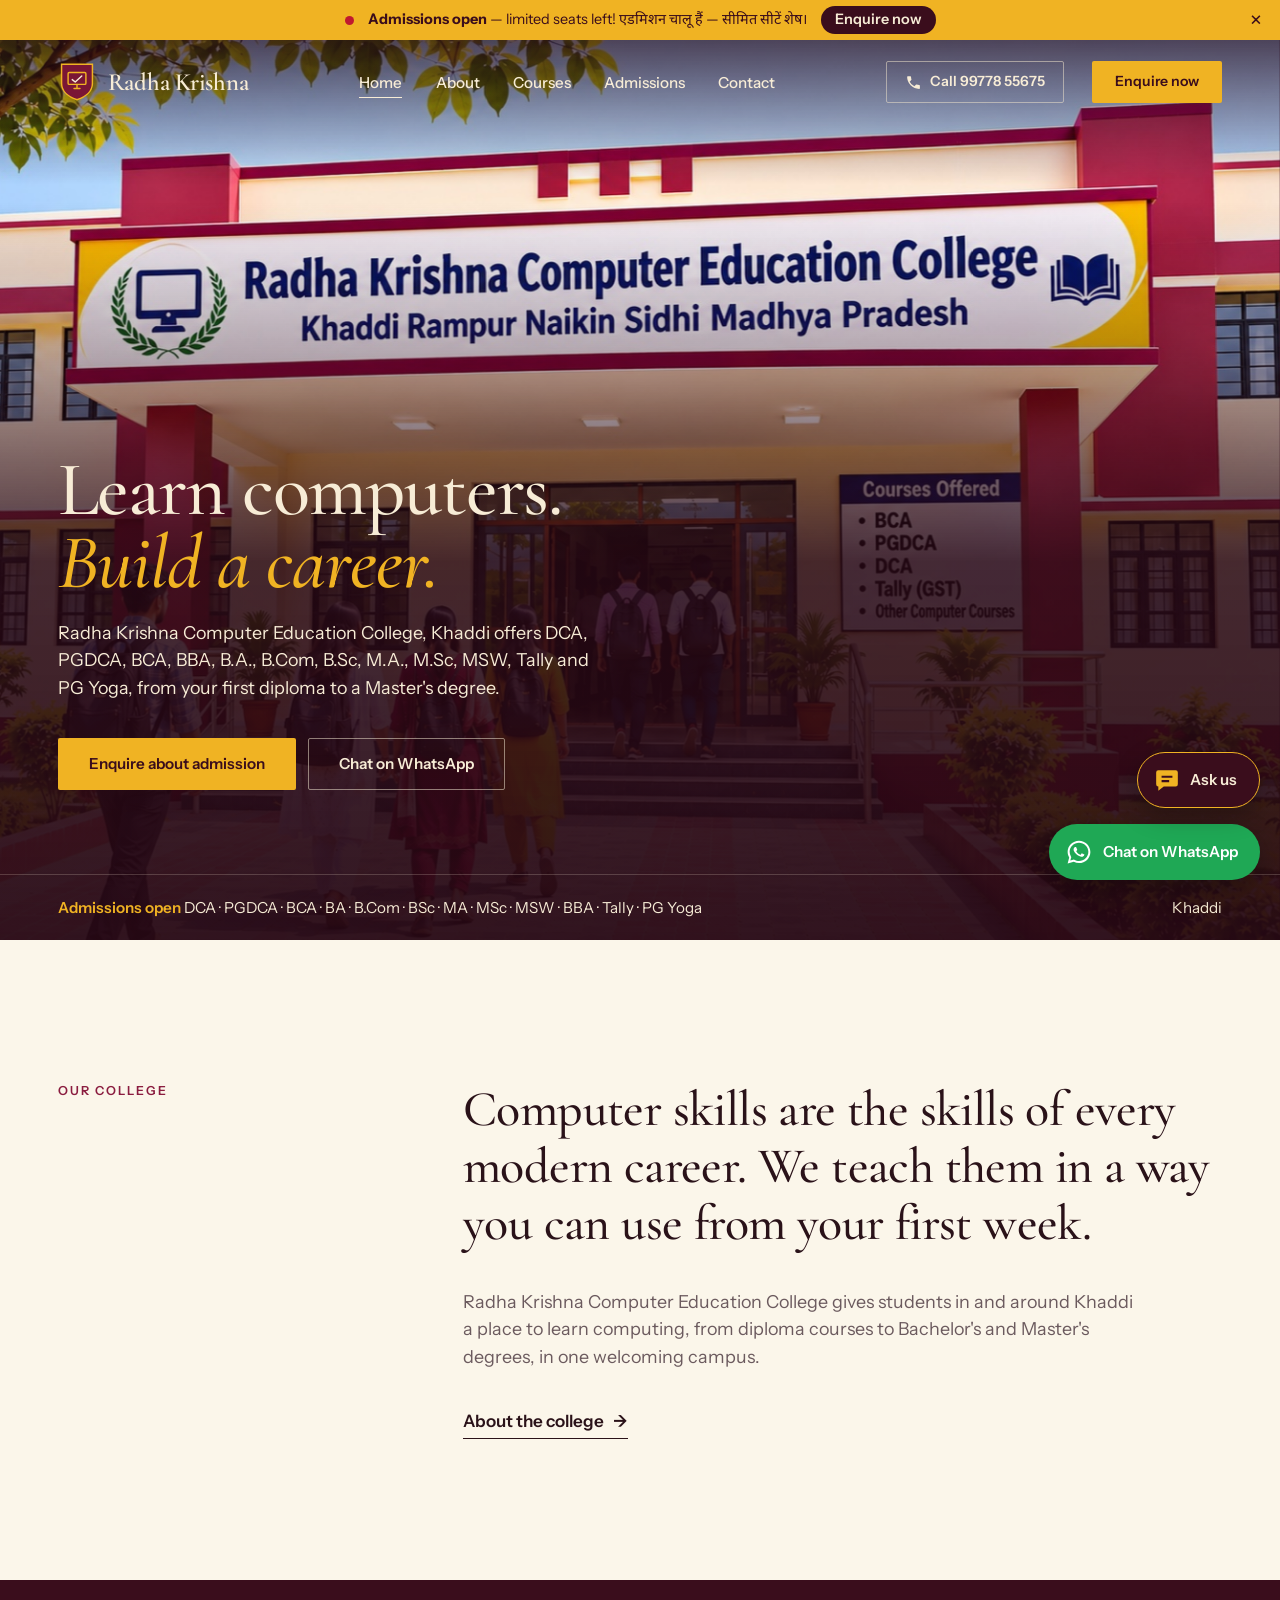
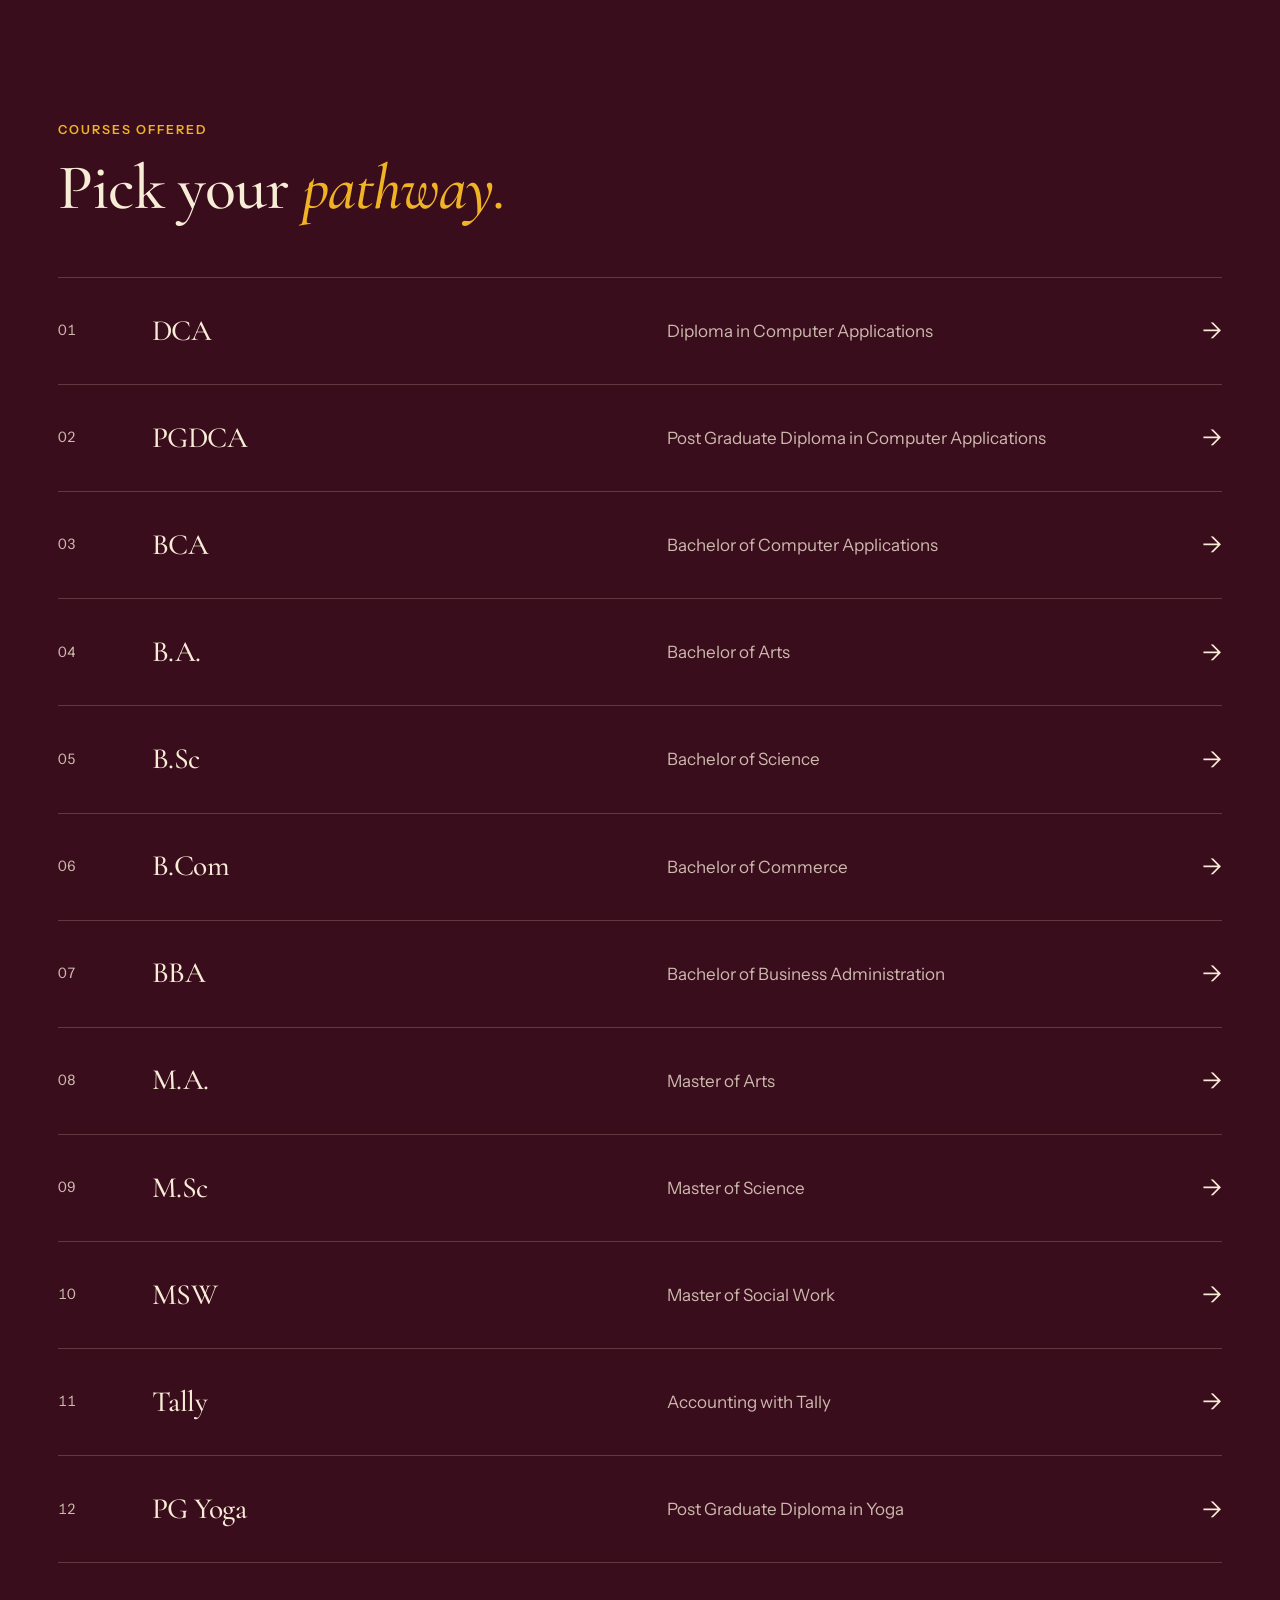
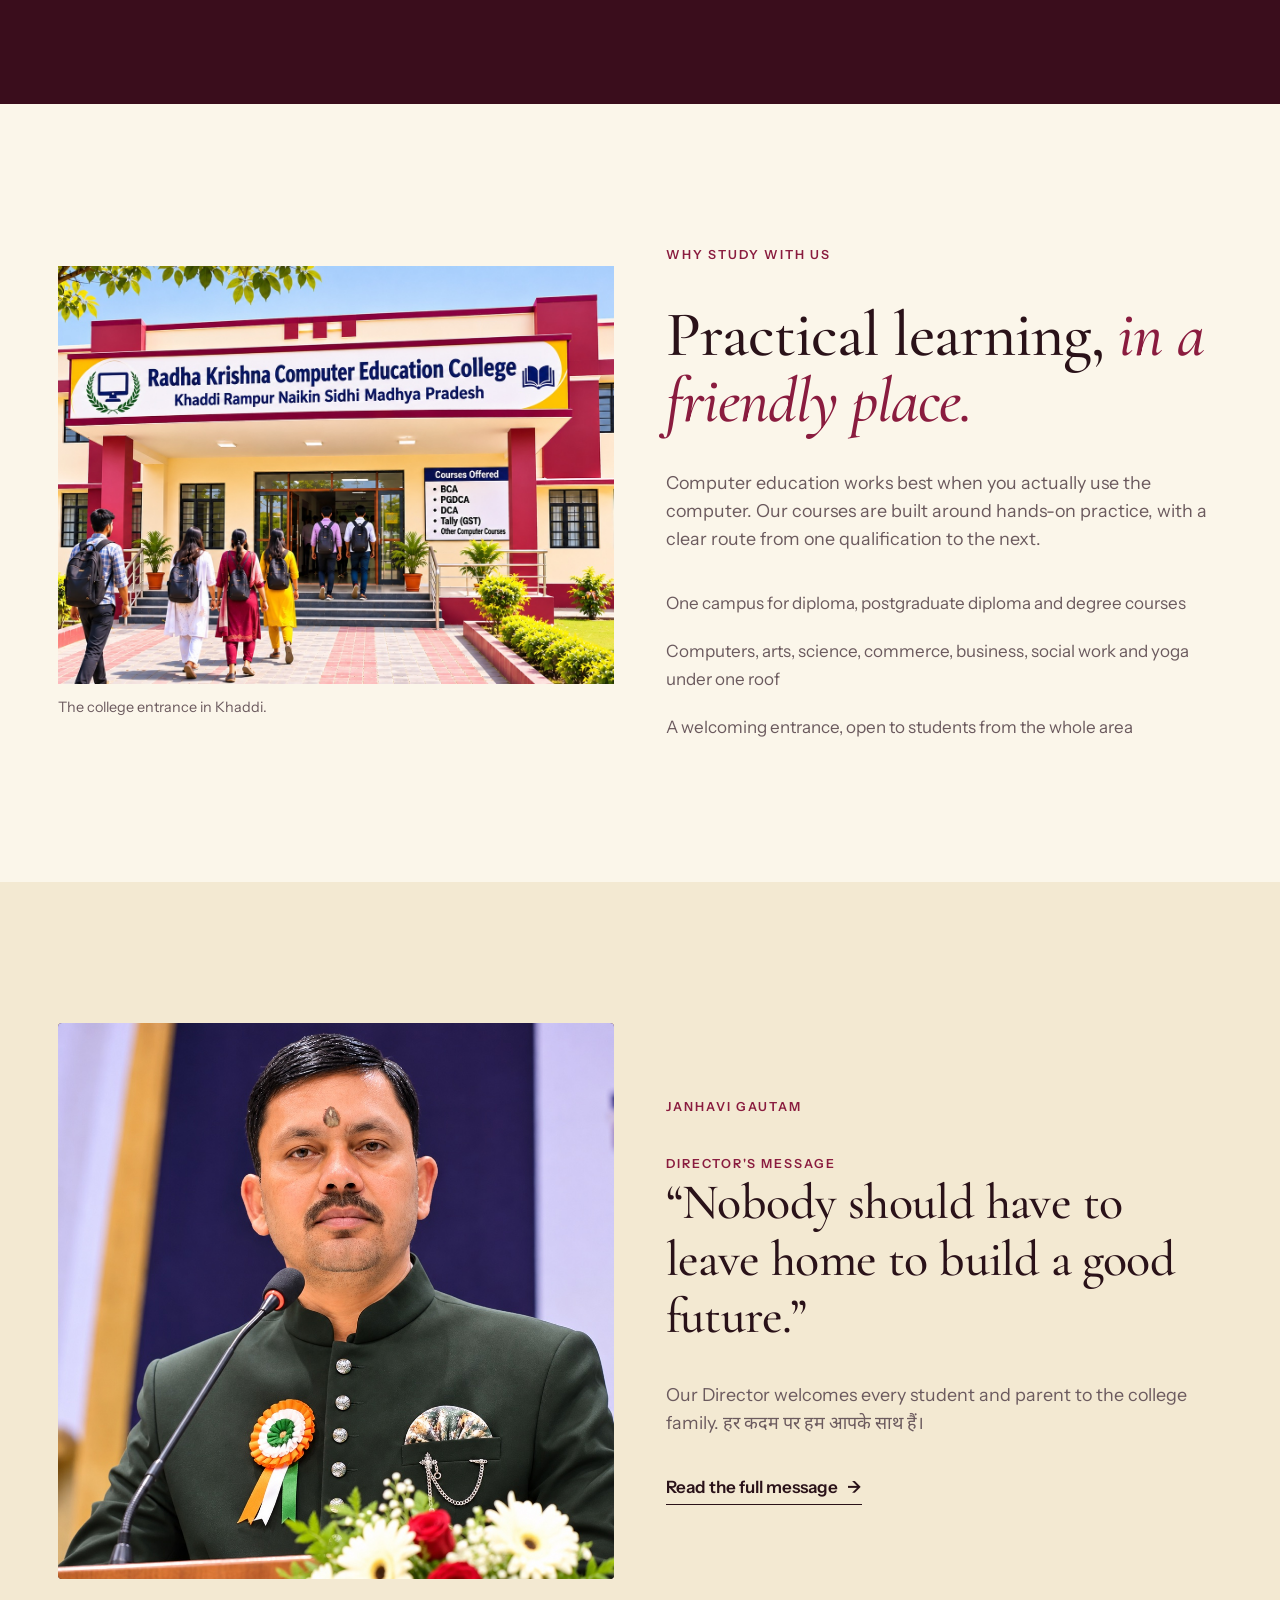
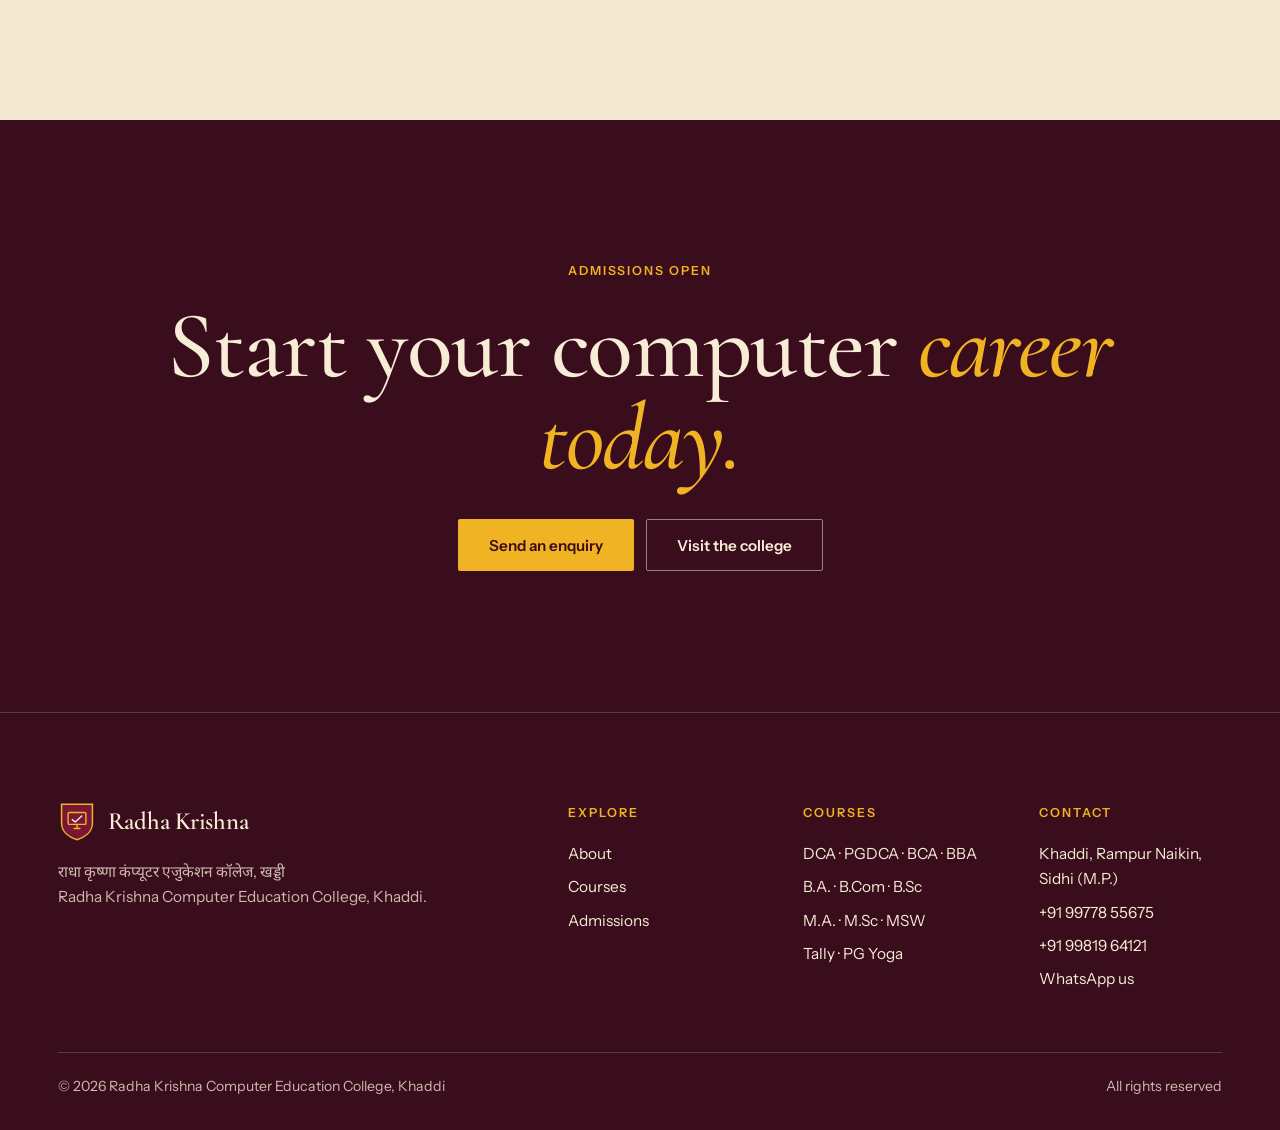
<file: index.html>
<!doctype html>
<html lang="en">
<head>
<meta charset="utf-8">
<meta name="viewport" content="width=device-width, initial-scale=1">
<title>Radha Krishna Computer Education College, Khaddi</title>
<meta name="description" content="Radha Krishna Computer Education College, Khaddi. DCA, PGDCA, BCA, BBA, B.A., B.Com, B.Sc, M.A., M.Sc, MSW, Tally and PG Yoga.">
<meta name="theme-color" content="#3a0d1c">
<link rel="icon" href="images/crest.svg" type="image/svg+xml">
<link rel="preconnect" href="https://fonts.googleapis.com">
<link rel="preconnect" href="https://fonts.gstatic.com" crossorigin>
<link href="https://fonts.googleapis.com/css2?family=Cormorant+Garamond:ital,wght@0,500;0,600;1,500&family=Instrument+Sans:wght@400;500;600&family=Noto+Sans+Devanagari:wght@400;500;600&family=Noto+Serif+Devanagari:wght@500;600&display=swap" rel="stylesheet">
<link rel="stylesheet" href="css/style.css?v=5">
<script>document.documentElement.classList.add('js')</script>
</head>
<body class="has-bar">
<div class="announce" role="region" aria-label="Announcement" data-announce><span class="pulse" aria-hidden="true"></span><p><strong>Admissions open</strong> — limited seats left! <span lang="hi" class="hi">एडमिशन चालू हैं — सीमित सीटें शेष।</span></p><a href="admissions.html#enquire">Enquire now</a><button type="button" aria-label="Dismiss announcement">×</button></div>
<a class="skip" href="#main">Skip to content</a>
<header class="site-header" data-header>
  <div class="wrap">
    <a class="brand" href="index.html" aria-label="Radha Krishna Computer Education College, home"><img src="images/crest.svg" alt=""><span>Radha Krishna</span></a>
    <nav class="nav" id="site-nav" aria-label="Main"><ul><li><a href="index.html" aria-current="page">Home</a></li><li><a href="about.html">About</a></li><li><a href="courses.html">Courses</a></li><li><a href="admissions.html">Admissions</a></li><li><a href="contact.html">Contact</a></li></ul></nav>
    <a class="btn btn-line btn-small call-btn" href="tel:+919977855675" aria-label="Call us on +91 99778 55675"><svg viewBox="0 0 24 24" aria-hidden="true"><path fill="currentColor" d="M6.6 10.8a15.1 15.1 0 0 0 6.6 6.6l2.2-2.2a1 1 0 0 1 1-.25 11.4 11.4 0 0 0 3.6.57 1 1 0 0 1 1 1V20a1 1 0 0 1-1 1A17 17 0 0 1 3 4a1 1 0 0 1 1-1h3.5a1 1 0 0 1 1 1c0 1.250.2 2.450.57 3.600a1 1 0 0 1-.25 1z"/></svg><span>Call 99778 55675</span></a>
    <a class="btn btn-solid btn-small" href="admissions.html#enquire">Enquire now</a>
    <button class="menu-toggle" data-menu-toggle aria-expanded="false" aria-controls="site-nav" aria-label="Open menu"><span></span><span></span></button>
  </div>
</header>
<main id="main">
<section class="hero">
  <img class="hero-art" src="images/college.jpg?v=2" alt="Students walking into the main entrance of Radha Krishna Computer Education College, Khaddi">
  <div class="wrap">
    <h1 class="display">Learn computers. <em>Build a career.</em></h1>
    <p class="lede">Radha Krishna Computer Education College, Khaddi offers DCA, PGDCA, BCA, BBA, B.A., B.Com, B.Sc, M.A., M.Sc, MSW, Tally and PG Yoga, from your first diploma to a Master's degree.</p>
    <div class="btn-row"><a class="btn btn-solid" href="admissions.html#enquire">Enquire about admission</a><a class="btn btn-line" href="https://wa.me/919977855675?text=Hello%2C%20I%20would%20like%20to%20know%20about%20admission%20at%20Radha%20Krishna%20Computer%20Education%20College%2C%20Khaddi." target="_blank" rel="noopener">Chat on WhatsApp</a></div>
  </div>
  <div class="hero-note"><div class="wrap"><span><strong>Admissions open</strong> DCA · PGDCA · BCA · BA · B.Com · BSc · MA · MSc · MSW · BBA · Tally · PG Yoga</span><span>Khaddi</span></div></div>
</section>

<section class="section">
  <div class="wrap split">
    <div class="side reveal"><p class="eyebrow">Our college</p></div>
    <div class="main reveal stack-lg">
      <p class="statement">Computer skills are the skills of every modern career. We teach them in a way you can use from your first week.</p>
      <p class="lede muted">Radha Krishna Computer Education College gives students in and around Khaddi a place to learn computing, from diploma courses to Bachelor's and Master's degrees, in one welcoming campus.</p>
      <a class="arrow" href="about.html">About the college</a>
    </div>
  </div>
</section>

<section class="section dark">
  <div class="wrap">
    <div class="reveal" style="margin-bottom:56px"><p class="eyebrow">Courses offered</p><h2 class="h2" style="margin-top:14px">Pick your <em>pathway.</em></h2></div>
    <div class="rows reveal">
      <a class="row-link" href="courses.html"><span class="num">01</span><h3 class="h3">DCA</h3><p>Diploma in Computer Applications</p><span class="go" aria-hidden="true">→</span></a><a class="row-link" href="courses.html"><span class="num">02</span><h3 class="h3">PGDCA</h3><p>Post Graduate Diploma in Computer Applications</p><span class="go" aria-hidden="true">→</span></a><a class="row-link" href="courses.html"><span class="num">03</span><h3 class="h3">BCA</h3><p>Bachelor of Computer Applications</p><span class="go" aria-hidden="true">→</span></a><a class="row-link" href="courses.html"><span class="num">04</span><h3 class="h3">B.A.</h3><p>Bachelor of Arts</p><span class="go" aria-hidden="true">→</span></a><a class="row-link" href="courses.html"><span class="num">05</span><h3 class="h3">B.Sc</h3><p>Bachelor of Science</p><span class="go" aria-hidden="true">→</span></a><a class="row-link" href="courses.html"><span class="num">06</span><h3 class="h3">B.Com</h3><p>Bachelor of Commerce</p><span class="go" aria-hidden="true">→</span></a><a class="row-link" href="courses.html"><span class="num">07</span><h3 class="h3">BBA</h3><p>Bachelor of Business Administration</p><span class="go" aria-hidden="true">→</span></a><a class="row-link" href="courses.html"><span class="num">08</span><h3 class="h3">M.A.</h3><p>Master of Arts</p><span class="go" aria-hidden="true">→</span></a><a class="row-link" href="courses.html"><span class="num">09</span><h3 class="h3">M.Sc</h3><p>Master of Science</p><span class="go" aria-hidden="true">→</span></a><a class="row-link" href="courses.html"><span class="num">10</span><h3 class="h3">MSW</h3><p>Master of Social Work</p><span class="go" aria-hidden="true">→</span></a><a class="row-link" href="courses.html"><span class="num">11</span><h3 class="h3">Tally</h3><p>Accounting with Tally</p><span class="go" aria-hidden="true">→</span></a><a class="row-link" href="courses.html"><span class="num">12</span><h3 class="h3">PG Yoga</h3><p>Post Graduate Diploma in Yoga</p><span class="go" aria-hidden="true">→</span></a>
    </div>
  </div>
</section>

<section class="section">
  <div class="wrap split center">
    <figure class="half figure reveal"><img src="images/college.jpg?v=2" alt="The college entrance, with courses offered shown on the board" loading="lazy" style="object-position:70% 60%"><figcaption>The college entrance in Khaddi.</figcaption></figure>
    <div class="half stack-lg reveal">
      <p class="eyebrow">Why study with us</p>
      <h2 class="h2">Practical learning, <em>in a friendly place.</em></h2>
      <p class="lede muted">Computer education works best when you actually use the computer. Our courses are built around hands-on practice, with a clear route from one qualification to the next.</p>
      <ul class="stack muted"><li>One campus for diploma, postgraduate diploma and degree courses</li><li>Computers, arts, science, commerce, business, social work and yoga under one roof</li><li>A welcoming entrance, open to students from the whole area</li></ul>
    </div>
  </div>
</section>
<section class="section tint">
  <div class="wrap split center">
    <figure class="half figure reveal"><div class="portrait photo"><img src="images/director-speaking.jpg?v=3" alt="The Director addressing an event at Radha Krishna Computer Education College, Khaddi" loading="lazy" width="1100" height="1100"></div></figure>
    <div class="half stack-lg reveal">
      <p class="eyebrow">Janhavi Gautam</p>
      <p class="eyebrow">Director's message</p>
      <blockquote class="statement">“Nobody should have to leave home to build a good future.”</blockquote>
      <p class="lede muted">Our Director welcomes every student and parent to the college family. <span lang="hi">हर कदम पर हम आपके साथ हैं।</span></p>
      <a class="arrow" href="about.html#director">Read the full message</a>
    </div>
  </div>
</section>
<section class="section dark closing">
  <div class="wrap reveal">
    <p class="eyebrow">Admissions open</p>
    <h2 class="h1">Start your computer <em>career today.</em></h2>
    <div class="btn-row"><a class="btn btn-solid" href="admissions.html#enquire">Send an enquiry</a><a class="btn btn-line" href="contact.html">Visit the college</a></div>
  </div>
</section>
</main>
<footer class="site-footer">
  <div class="wrap">
    <div class="foot-grid">
      <div>
        <a class="brand" href="index.html"><img src="images/crest.svg" alt=""><span>Radha Krishna</span></a>
        <p lang="hi">राधा कृष्णा कंप्यूटर एजुकेशन कॉलेज, खड्डी</p>
        <p>Radha Krishna Computer Education College, Khaddi.</p>
      </div>
      <div><h2>Explore</h2><ul><li><a href="about.html">About</a></li><li><a href="courses.html">Courses</a></li><li><a href="admissions.html">Admissions</a></li></ul></div>
      <div><h2>Courses</h2><ul><li>DCA · PGDCA · BCA · BBA</li><li>B.A. · B.Com · B.Sc</li><li>M.A. · M.Sc · MSW</li><li>Tally · PG Yoga</li></ul></div>
      <div><h2>Contact</h2><ul><li>Khaddi, Rampur Naikin, Sidhi (M.P.)</li><li><a href="tel:+919977855675">+91 99778 55675</a></li><li><a href="tel:+919981964121">+91 99819 64121</a></li><li><a href="https://wa.me/919977855675?text=Hello%2C%20I%20would%20like%20to%20know%20about%20admission%20at%20Radha%20Krishna%20Computer%20Education%20College%2C%20Khaddi." target="_blank" rel="noopener">WhatsApp us</a></li></ul></div>
    </div>
    <div class="foot-base"><span>© 2026 Radha Krishna Computer Education College, Khaddi</span><span>All rights reserved</span></div>
  </div>
</footer>
<a class="wa-float" href="https://wa.me/919977855675?text=Hello%2C%20I%20would%20like%20to%20know%20about%20admission%20at%20Radha%20Krishna%20Computer%20Education%20College%2C%20Khaddi." target="_blank" rel="noopener" aria-label="Chat with us on WhatsApp"><svg viewBox="0 0 32 32" aria-hidden="true"><path fill="currentColor" d="M16 3C8.8 3 3 8.7 3 15.8c0 2.3.6 4.5 1.8 6.4L3 29l7-1.8c1.8 1 3.9 1.500 6 1.500 7.200 0 13-5.700 13-12.800S23.200 3 16 3zm0 23.300c-1.900 0-3.800-.5-5.400-1.500l-.4-.2-4.100 1.100 1.100-4-.3-.4a10.300 10.300 0 0 1-1.600-5.500C5.300 9.900 10.100 5.300 16 5.300s10.700 4.600 10.700 10.500S21.900 26.300 16 26.300zm5.900-7.700c-.3-.2-1.900-.9-2.200-1s-.5-.2-.7.200-.8 1-1 1.200-.4.200-.7.100a8.700 8.700 0 0 1-4.300-3.700c-.3-.6.300-.5.900-1.700.1-.2 0-.4 0-.5l-1-2.300c-.2-.6-.5-.5-.7-.5h-.6c-.2 0-.5.100-.8.400s-1 1-1 2.400 1.100 2.800 1.200 3c.2.200 2.100 3.200 5.100 4.500 1.900.8 2.600.9 3.500.7.600-.1 1.900-.8 2.200-1.500s.3-1.400.2-1.500-.3-.2-.6-.3z"/></svg><span>Chat on WhatsApp</span></a>
<script src="js/main.js?v=5"></script>
<script src="js/chatbot.js?v=2" defer></script>
</body>
</html>
</file>
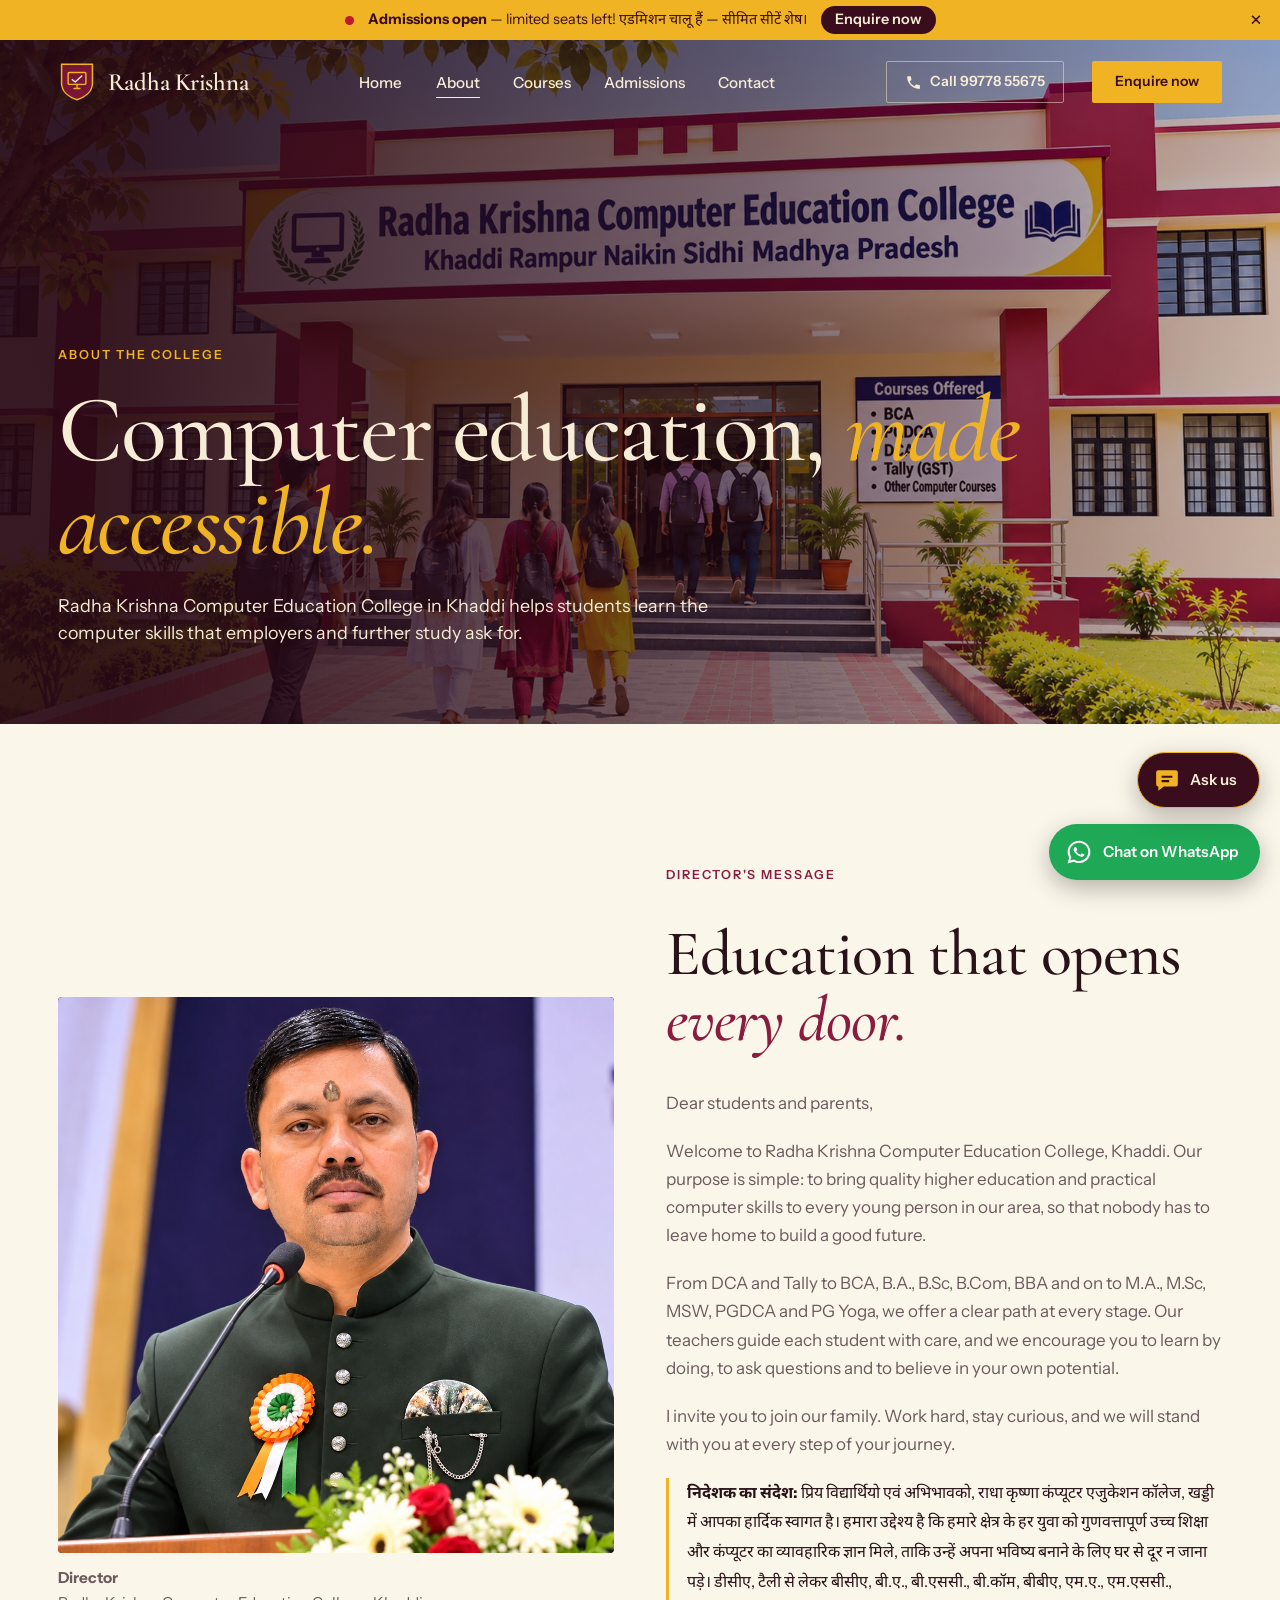
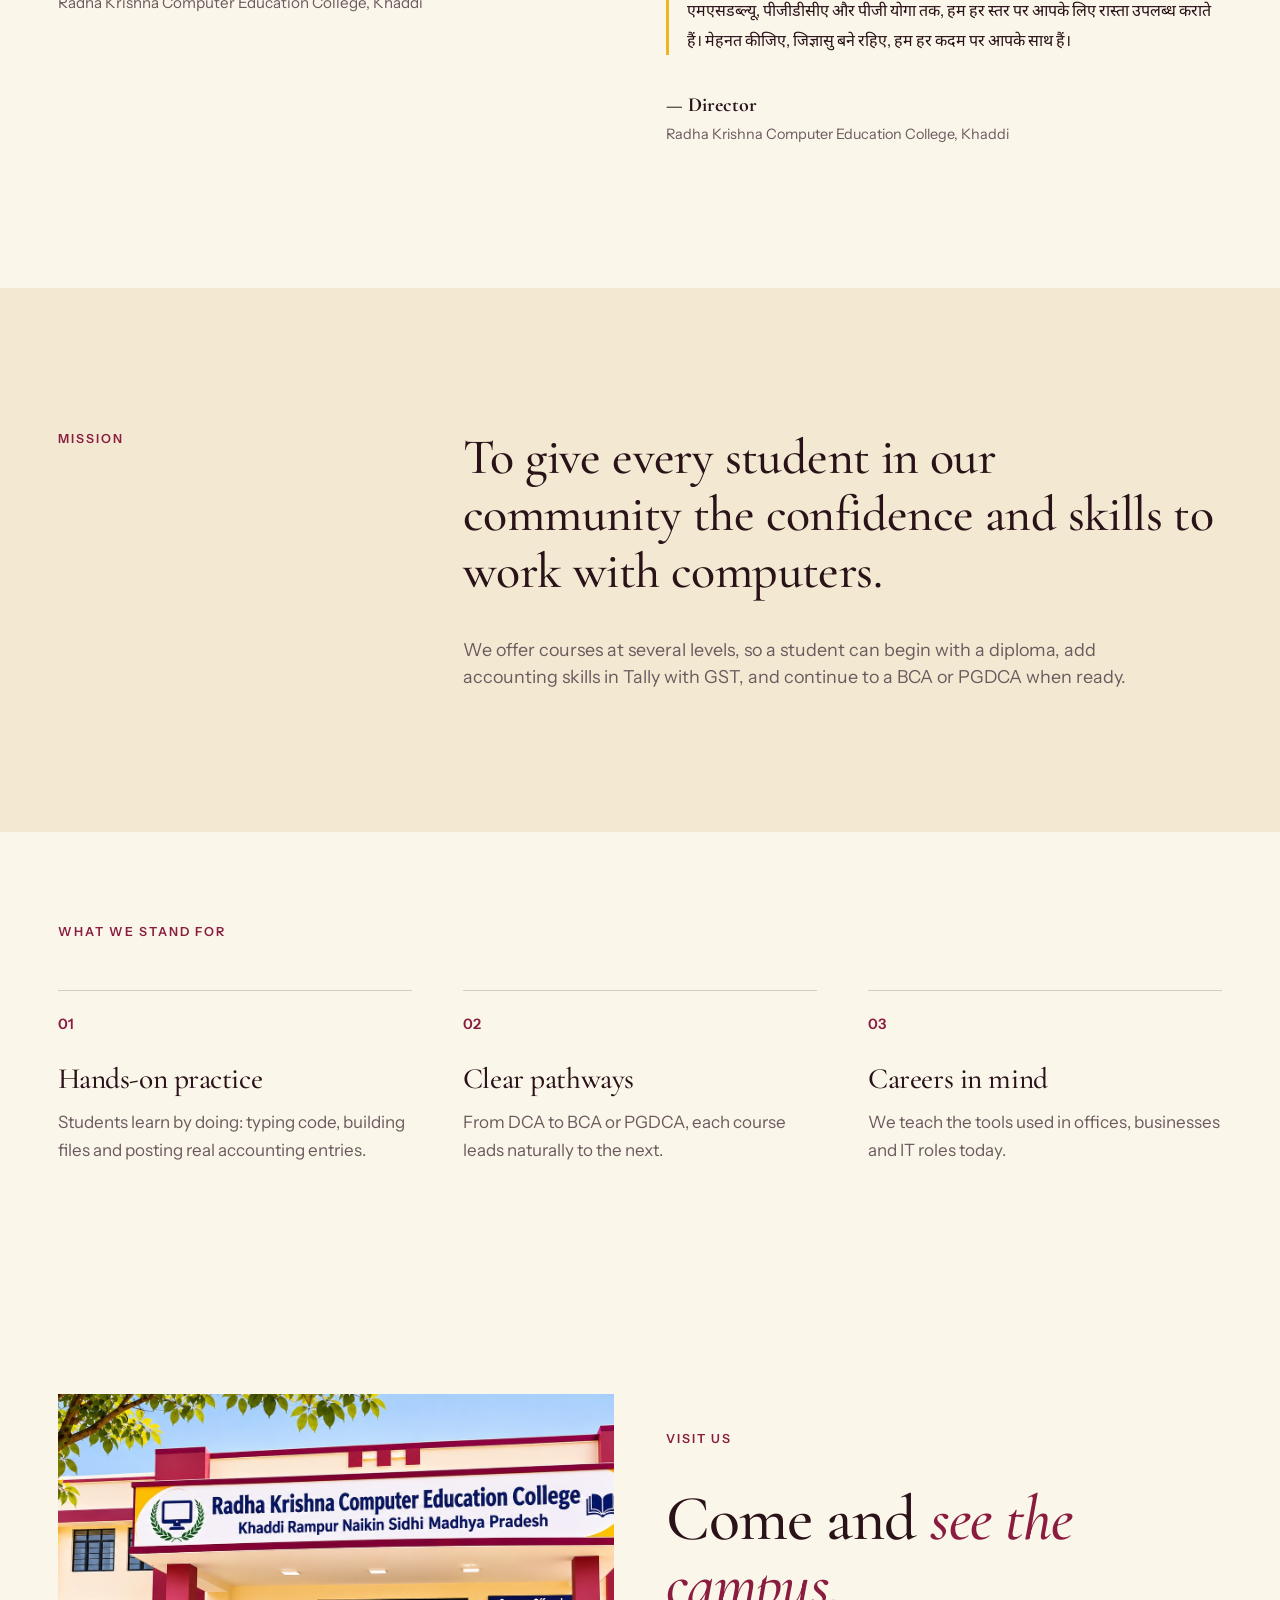
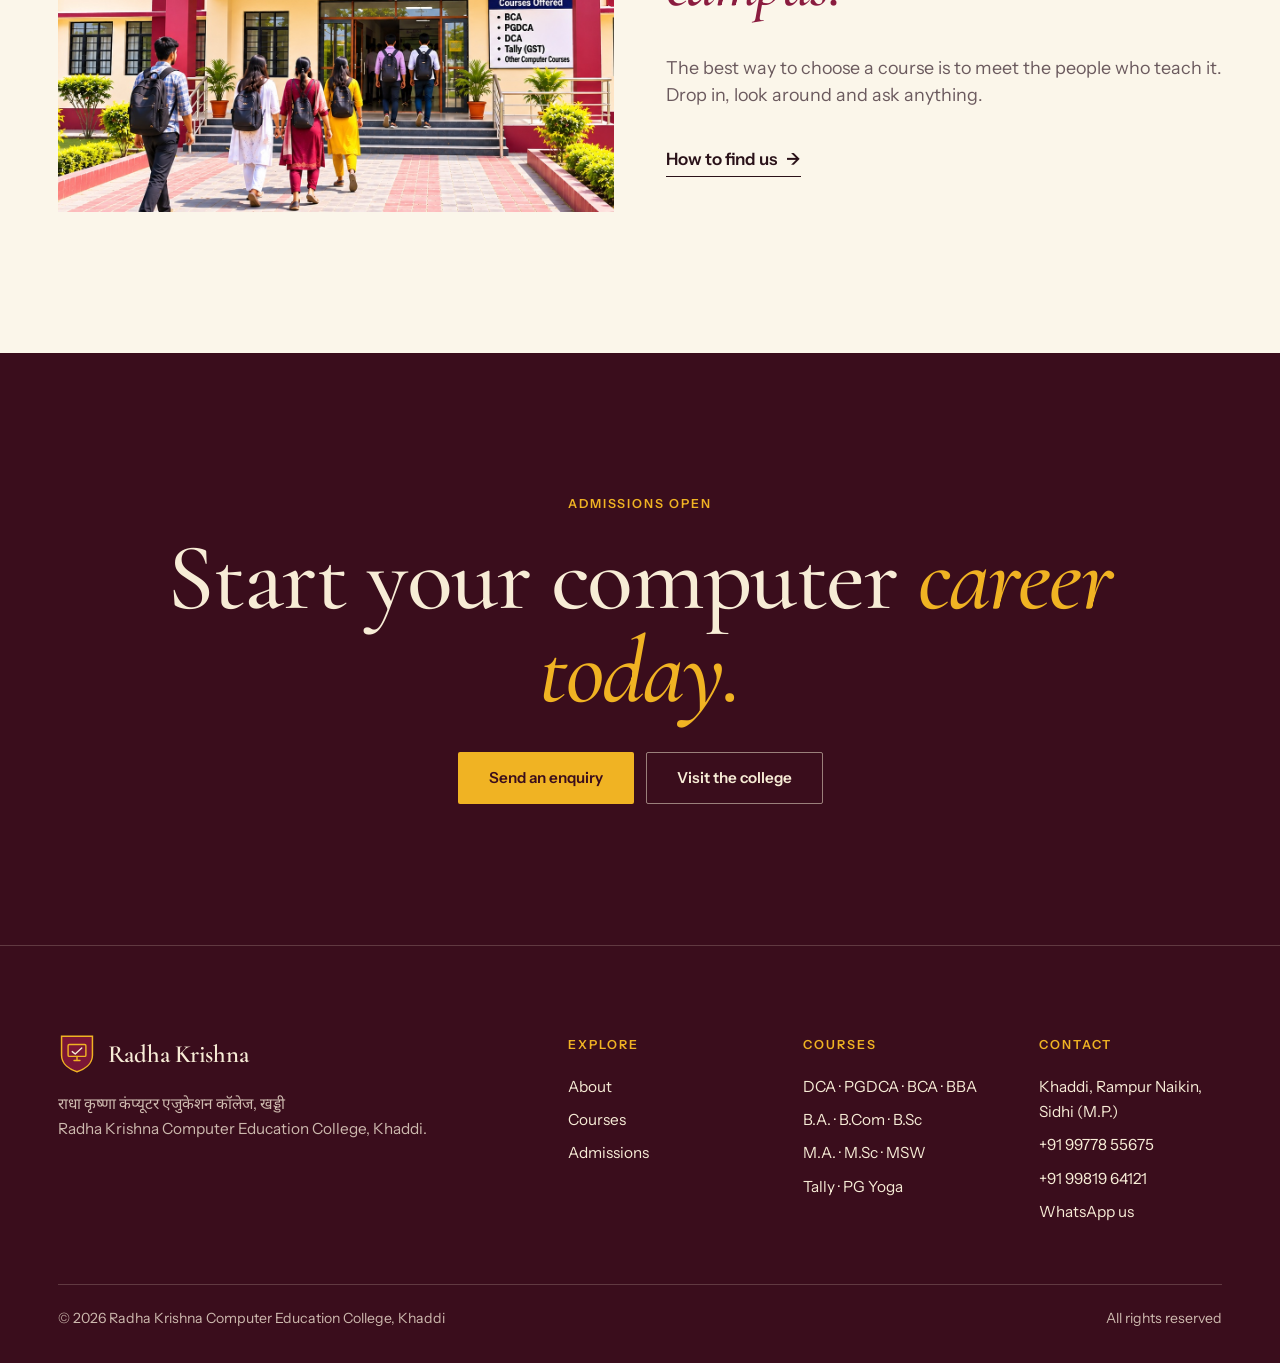
<file: about.html>
<!doctype html>
<html lang="en">
<head>
<meta charset="utf-8">
<meta name="viewport" content="width=device-width, initial-scale=1">
<title>About — Radha Krishna Computer Education College</title>
<meta name="description" content="About Radha Krishna Computer Education College, Khaddi.">
<meta name="theme-color" content="#3a0d1c">
<link rel="icon" href="images/crest.svg" type="image/svg+xml">
<link rel="preconnect" href="https://fonts.googleapis.com">
<link rel="preconnect" href="https://fonts.gstatic.com" crossorigin>
<link href="https://fonts.googleapis.com/css2?family=Cormorant+Garamond:ital,wght@0,500;0,600;1,500&family=Instrument+Sans:wght@400;500;600&family=Noto+Sans+Devanagari:wght@400;500;600&family=Noto+Serif+Devanagari:wght@500;600&display=swap" rel="stylesheet">
<link rel="stylesheet" href="css/style.css?v=5">
<script>document.documentElement.classList.add('js')</script>
</head>
<body class="has-bar">
<div class="announce" role="region" aria-label="Announcement" data-announce><span class="pulse" aria-hidden="true"></span><p><strong>Admissions open</strong> — limited seats left! <span lang="hi" class="hi">एडमिशन चालू हैं — सीमित सीटें शेष।</span></p><a href="admissions.html#enquire">Enquire now</a><button type="button" aria-label="Dismiss announcement">×</button></div>
<a class="skip" href="#main">Skip to content</a>
<header class="site-header" data-header>
  <div class="wrap">
    <a class="brand" href="index.html" aria-label="Radha Krishna Computer Education College, home"><img src="images/crest.svg" alt=""><span>Radha Krishna</span></a>
    <nav class="nav" id="site-nav" aria-label="Main"><ul><li><a href="index.html">Home</a></li><li><a href="about.html" aria-current="page">About</a></li><li><a href="courses.html">Courses</a></li><li><a href="admissions.html">Admissions</a></li><li><a href="contact.html">Contact</a></li></ul></nav>
    <a class="btn btn-line btn-small call-btn" href="tel:+919977855675" aria-label="Call us on +91 99778 55675"><svg viewBox="0 0 24 24" aria-hidden="true"><path fill="currentColor" d="M6.6 10.8a15.1 15.1 0 0 0 6.6 6.6l2.2-2.2a1 1 0 0 1 1-.25 11.4 11.4 0 0 0 3.6.57 1 1 0 0 1 1 1V20a1 1 0 0 1-1 1A17 17 0 0 1 3 4a1 1 0 0 1 1-1h3.5a1 1 0 0 1 1 1c0 1.250.2 2.450.57 3.600a1 1 0 0 1-.25 1z"/></svg><span>Call 99778 55675</span></a>
    <a class="btn btn-solid btn-small" href="admissions.html#enquire">Enquire now</a>
    <button class="menu-toggle" data-menu-toggle aria-expanded="false" aria-controls="site-nav" aria-label="Open menu"><span></span><span></span></button>
  </div>
</header>
<main id="main">
<section class="page-hero">
  <img src="images/college.jpg?v=2" alt="" style="object-position:30% 30%">
  <div class="wrap"><p class="eyebrow">About the college</p><h1 class="h1">Computer education, <em>made accessible.</em></h1><p class="lede">Radha Krishna Computer Education College in Khaddi helps students learn the computer skills that employers and further study ask for.</p></div>
</section>
<section class="section" id="director">
  <div class="wrap split center">
    <figure class="half figure reveal director-fig"><div class="portrait photo"><img src="images/director-speaking.jpg?v=3" alt="The Director addressing an event at Radha Krishna Computer Education College, Khaddi" loading="lazy" width="1100" height="1100"></div><figcaption><strong>Director</strong><br>Radha Krishna Computer Education College, Khaddi</figcaption></figure>
    <div class="half stack-lg reveal">
      <p class="eyebrow">Director's message</p>
      <h2 class="h2">Education that opens <em>every door.</em></h2>
      <div class="stack muted director-msg">
        <p>Dear students and parents,</p>
        <p>Welcome to Radha Krishna Computer Education College, Khaddi. Our purpose is simple: to bring quality higher education and practical computer skills to every young person in our area, so that nobody has to leave home to build a good future.</p>
        <p>From DCA and Tally to BCA, B.A., B.Sc, B.Com, BBA and on to M.A., M.Sc, MSW, PGDCA and PG Yoga, we offer a clear path at every stage. Our teachers guide each student with care, and we encourage you to learn by doing, to ask questions and to believe in your own potential.</p>
        <p>I invite you to join our family. Work hard, stay curious, and we will stand with you at every step of your journey.</p>
        <p lang="hi" class="hi-msg"><strong>निदेशक का संदेश:</strong> प्रिय विद्यार्थियो एवं अभिभावको, राधा कृष्णा कंप्यूटर एजुकेशन कॉलेज, खड्डी में आपका हार्दिक स्वागत है। हमारा उद्देश्य है कि हमारे क्षेत्र के हर युवा को गुणवत्तापूर्ण उच्च शिक्षा और कंप्यूटर का व्यावहारिक ज्ञान मिले, ताकि उन्हें अपना भविष्य बनाने के लिए घर से दूर न जाना पड़े। डीसीए, टैली से लेकर बीसीए, बी.ए., बी.एससी., बी.कॉम, बीबीए, एम.ए., एम.एससी., एमएसडब्ल्यू, पीजीडीसीए और पीजी योगा तक, हम हर स्तर पर आपके लिए रास्ता उपलब्ध कराते हैं। मेहनत कीजिए, जिज्ञासु बने रहिए, हम हर कदम पर आपके साथ हैं।</p>
      </div>
      <p class="sign"><strong>— Director</strong><br><span>Radha Krishna Computer Education College, Khaddi</span></p>
    </div>
  </div>
</section>
<section class="section tint">
  <div class="wrap split">
    <div class="side reveal"><p class="eyebrow">Mission</p></div>
    <div class="main reveal stack-lg">
      <p class="statement">To give every student in our community the confidence and skills to work with computers.</p>
      <p class="lede muted">We offer courses at several levels, so a student can begin with a diploma, add accounting skills in Tally with GST, and continue to a BCA or PGDCA when ready.</p>
    </div>
  </div>
</section>
<section class="section-tight">
  <div class="wrap">
    <div class="reveal" style="margin-bottom:48px"><p class="eyebrow">What we stand for</p></div>
    <div class="columns reveal">
      <div><span class="num">01</span><h3 class="h3">Hands-on practice</h3><p class="muted">Students learn by doing: typing code, building files and posting real accounting entries.</p></div>
      <div><span class="num">02</span><h3 class="h3">Clear pathways</h3><p class="muted">From DCA to BCA or PGDCA, each course leads naturally to the next.</p></div>
      <div><span class="num">03</span><h3 class="h3">Careers in mind</h3><p class="muted">We teach the tools used in offices, businesses and IT roles today.</p></div>
    </div>
  </div>
</section>
<section class="section">
  <div class="wrap split center">
    <figure class="half figure reveal"><img src="images/college.jpg?v=2" alt="Students heading into the college building" loading="lazy" style="object-position:35% 80%"></figure>
    <div class="half stack-lg reveal">
      <p class="eyebrow">Visit us</p>
      <h2 class="h2">Come and <em>see the campus.</em></h2>
      <p class="lede muted">The best way to choose a course is to meet the people who teach it. Drop in, look around and ask anything.</p>
      <a class="arrow" href="contact.html">How to find us</a>
    </div>
  </div>
</section>
<section class="section dark closing">
  <div class="wrap reveal">
    <p class="eyebrow">Admissions open</p>
    <h2 class="h1">Start your computer <em>career today.</em></h2>
    <div class="btn-row"><a class="btn btn-solid" href="admissions.html#enquire">Send an enquiry</a><a class="btn btn-line" href="contact.html">Visit the college</a></div>
  </div>
</section>
</main>
<footer class="site-footer">
  <div class="wrap">
    <div class="foot-grid">
      <div>
        <a class="brand" href="index.html"><img src="images/crest.svg" alt=""><span>Radha Krishna</span></a>
        <p lang="hi">राधा कृष्णा कंप्यूटर एजुकेशन कॉलेज, खड्डी</p>
        <p>Radha Krishna Computer Education College, Khaddi.</p>
      </div>
      <div><h2>Explore</h2><ul><li><a href="about.html">About</a></li><li><a href="courses.html">Courses</a></li><li><a href="admissions.html">Admissions</a></li></ul></div>
      <div><h2>Courses</h2><ul><li>DCA · PGDCA · BCA · BBA</li><li>B.A. · B.Com · B.Sc</li><li>M.A. · M.Sc · MSW</li><li>Tally · PG Yoga</li></ul></div>
      <div><h2>Contact</h2><ul><li>Khaddi, Rampur Naikin, Sidhi (M.P.)</li><li><a href="tel:+919977855675">+91 99778 55675</a></li><li><a href="tel:+919981964121">+91 99819 64121</a></li><li><a href="https://wa.me/919977855675?text=Hello%2C%20I%20would%20like%20to%20know%20about%20admission%20at%20Radha%20Krishna%20Computer%20Education%20College%2C%20Khaddi." target="_blank" rel="noopener">WhatsApp us</a></li></ul></div>
    </div>
    <div class="foot-base"><span>© 2026 Radha Krishna Computer Education College, Khaddi</span><span>All rights reserved</span></div>
  </div>
</footer>
<a class="wa-float" href="https://wa.me/919977855675?text=Hello%2C%20I%20would%20like%20to%20know%20about%20admission%20at%20Radha%20Krishna%20Computer%20Education%20College%2C%20Khaddi." target="_blank" rel="noopener" aria-label="Chat with us on WhatsApp"><svg viewBox="0 0 32 32" aria-hidden="true"><path fill="currentColor" d="M16 3C8.8 3 3 8.7 3 15.8c0 2.3.6 4.5 1.8 6.4L3 29l7-1.8c1.8 1 3.9 1.500 6 1.500 7.200 0 13-5.700 13-12.800S23.200 3 16 3zm0 23.300c-1.900 0-3.800-.5-5.400-1.500l-.4-.2-4.100 1.100 1.100-4-.3-.4a10.300 10.300 0 0 1-1.600-5.500C5.300 9.900 10.100 5.300 16 5.300s10.700 4.600 10.700 10.500S21.900 26.300 16 26.300zm5.900-7.700c-.3-.2-1.900-.9-2.200-1s-.5-.2-.7.200-.8 1-1 1.200-.4.200-.7.100a8.700 8.700 0 0 1-4.300-3.700c-.3-.6.300-.5.900-1.700.1-.2 0-.4 0-.5l-1-2.300c-.2-.6-.5-.5-.7-.5h-.6c-.2 0-.5.100-.8.400s-1 1-1 2.400 1.100 2.800 1.200 3c.2.200 2.100 3.200 5.100 4.500 1.900.8 2.600.9 3.500.7.600-.1 1.900-.8 2.200-1.500s.3-1.400.2-1.500-.3-.2-.6-.3z"/></svg><span>Chat on WhatsApp</span></a>
<script src="js/main.js?v=5"></script>
<script src="js/chatbot.js?v=2" defer></script>
</body>
</html>
</file>
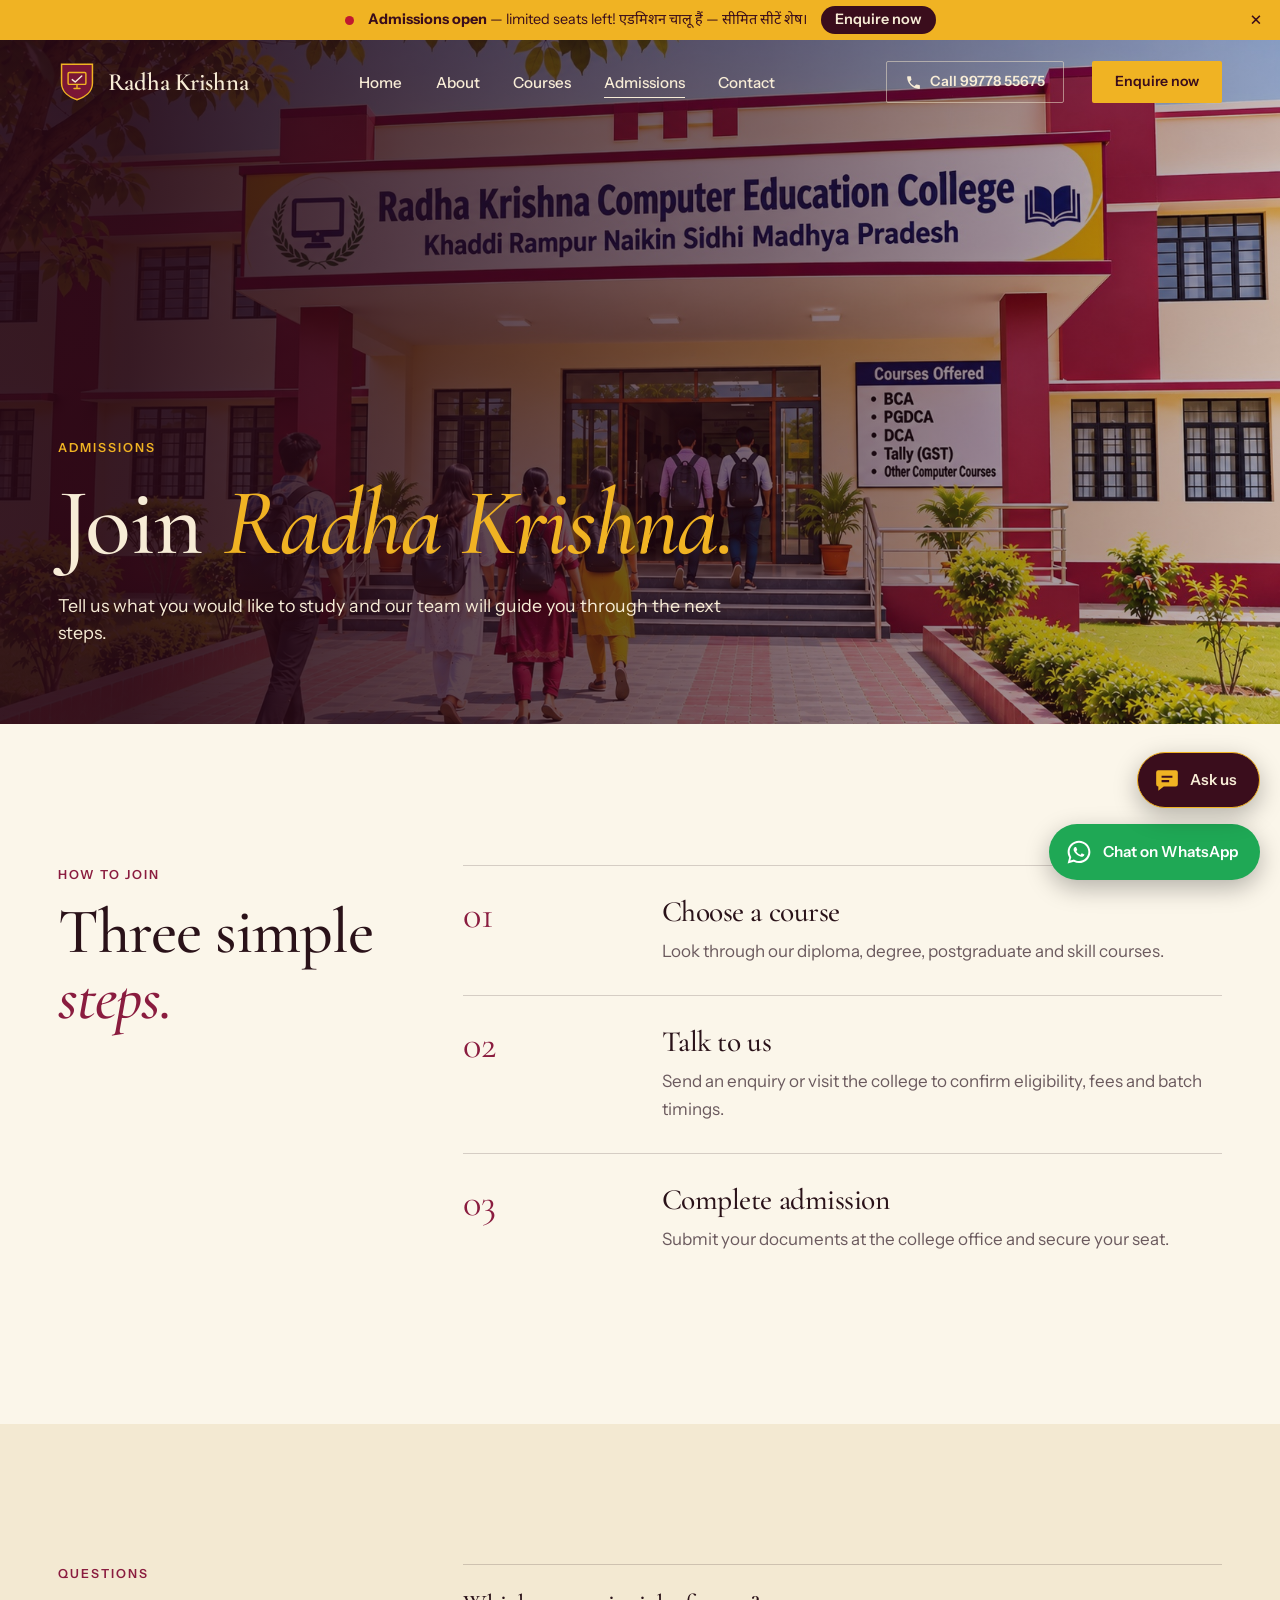
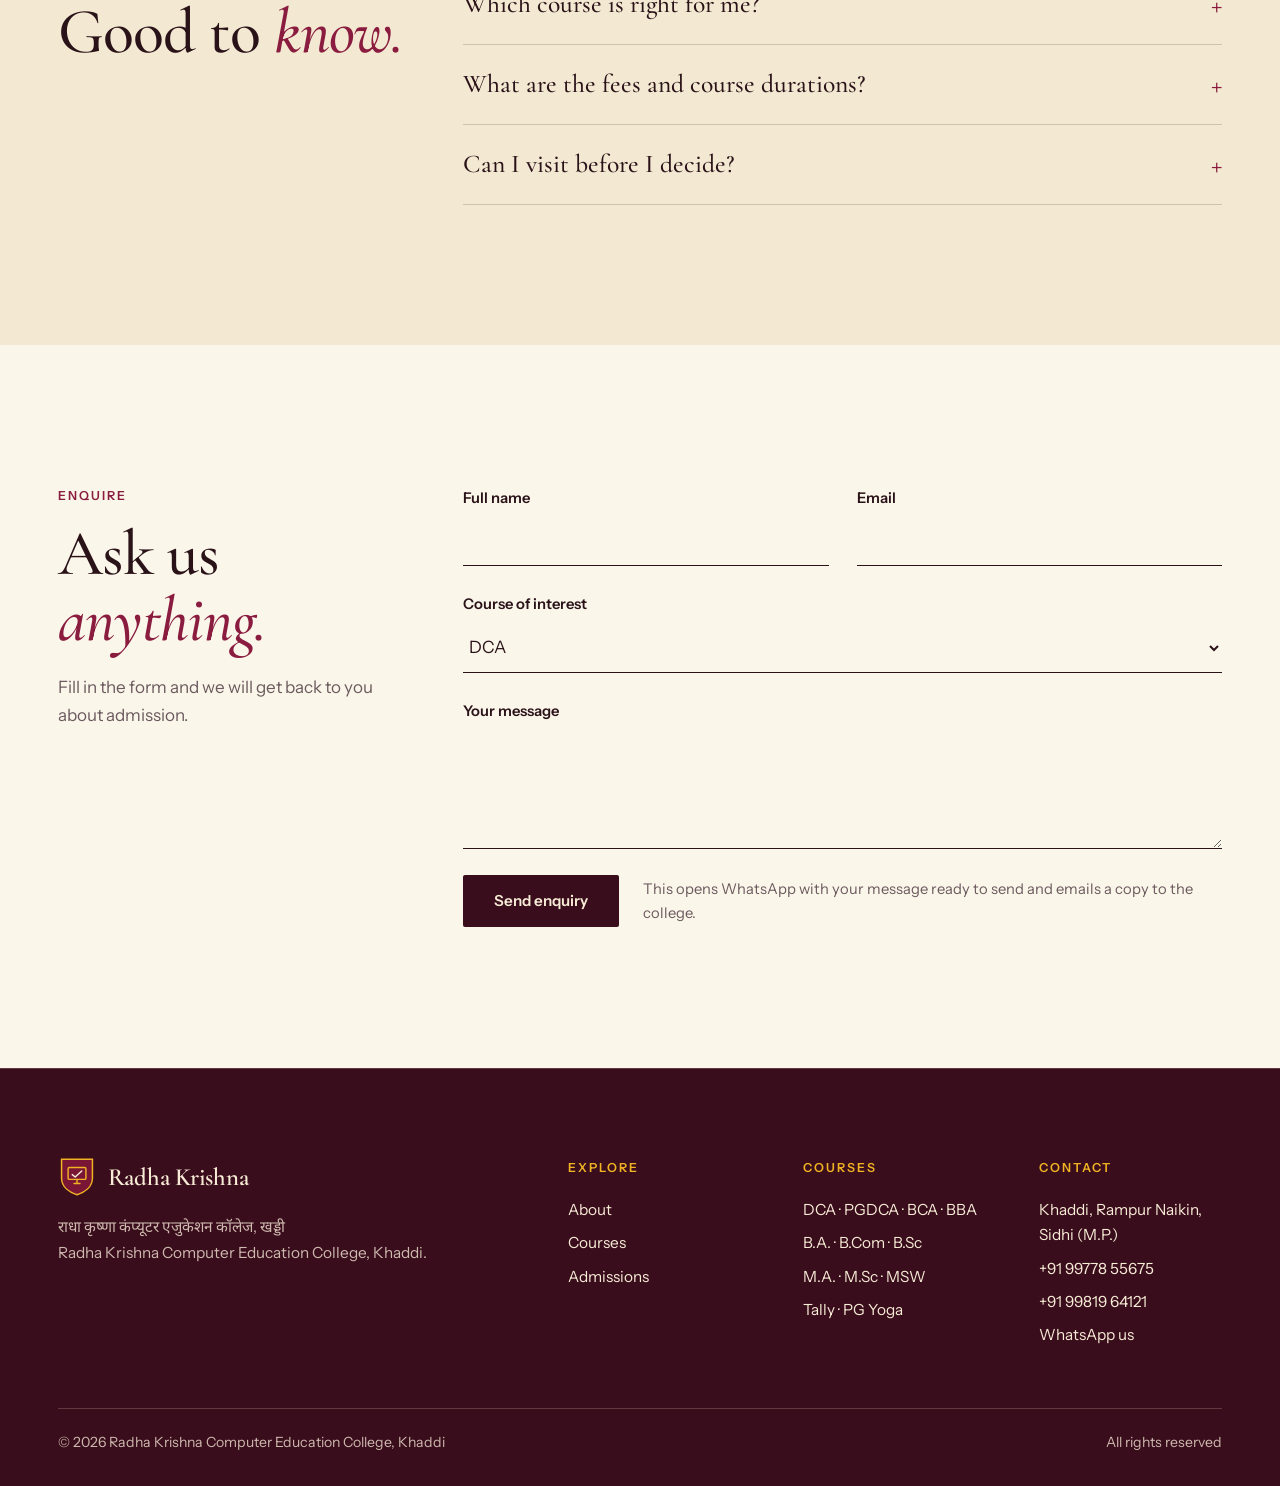
<file: admissions.html>
<!doctype html>
<html lang="en">
<head>
<meta charset="utf-8">
<meta name="viewport" content="width=device-width, initial-scale=1">
<title>Admissions — Radha Krishna Computer Education College</title>
<meta name="description" content="How to join and enquire about admission.">
<meta name="theme-color" content="#3a0d1c">
<link rel="icon" href="images/crest.svg" type="image/svg+xml">
<link rel="preconnect" href="https://fonts.googleapis.com">
<link rel="preconnect" href="https://fonts.gstatic.com" crossorigin>
<link href="https://fonts.googleapis.com/css2?family=Cormorant+Garamond:ital,wght@0,500;0,600;1,500&family=Instrument+Sans:wght@400;500;600&family=Noto+Sans+Devanagari:wght@400;500;600&family=Noto+Serif+Devanagari:wght@500;600&display=swap" rel="stylesheet">
<link rel="stylesheet" href="css/style.css?v=5">
<script>document.documentElement.classList.add('js')</script>
</head>
<body class="has-bar">
<div class="announce" role="region" aria-label="Announcement" data-announce><span class="pulse" aria-hidden="true"></span><p><strong>Admissions open</strong> — limited seats left! <span lang="hi" class="hi">एडमिशन चालू हैं — सीमित सीटें शेष।</span></p><a href="admissions.html#enquire">Enquire now</a><button type="button" aria-label="Dismiss announcement">×</button></div>
<a class="skip" href="#main">Skip to content</a>
<header class="site-header" data-header>
  <div class="wrap">
    <a class="brand" href="index.html" aria-label="Radha Krishna Computer Education College, home"><img src="images/crest.svg" alt=""><span>Radha Krishna</span></a>
    <nav class="nav" id="site-nav" aria-label="Main"><ul><li><a href="index.html">Home</a></li><li><a href="about.html">About</a></li><li><a href="courses.html">Courses</a></li><li><a href="admissions.html" aria-current="page">Admissions</a></li><li><a href="contact.html">Contact</a></li></ul></nav>
    <a class="btn btn-line btn-small call-btn" href="tel:+919977855675" aria-label="Call us on +91 99778 55675"><svg viewBox="0 0 24 24" aria-hidden="true"><path fill="currentColor" d="M6.6 10.8a15.1 15.1 0 0 0 6.6 6.6l2.2-2.2a1 1 0 0 1 1-.25 11.4 11.4 0 0 0 3.6.57 1 1 0 0 1 1 1V20a1 1 0 0 1-1 1A17 17 0 0 1 3 4a1 1 0 0 1 1-1h3.5a1 1 0 0 1 1 1c0 1.250.2 2.450.57 3.600a1 1 0 0 1-.25 1z"/></svg><span>Call 99778 55675</span></a>
    <a class="btn btn-solid btn-small" href="admissions.html#enquire">Enquire now</a>
    <button class="menu-toggle" data-menu-toggle aria-expanded="false" aria-controls="site-nav" aria-label="Open menu"><span></span><span></span></button>
  </div>
</header>
<main id="main">
<section class="page-hero">
  <img src="images/college.jpg?v=2" alt="" style="object-position:50% 70%">
  <div class="wrap"><p class="eyebrow">Admissions</p><h1 class="h1">Join <em>Radha Krishna.</em></h1><p class="lede">Tell us what you would like to study and our team will guide you through the next steps.</p></div>
</section>
<section class="section">
  <div class="wrap split">
    <div class="side sticky reveal"><p class="eyebrow">How to join</p><h2 class="h2" style="margin-top:14px">Three simple <em>steps.</em></h2></div>
    <ol class="main timeline reveal">
      <li><span class="when">01</span><div><h3 class="h3">Choose a course</h3><p class="muted">Look through our diploma, degree, postgraduate and skill courses.</p></div></li>
      <li><span class="when">02</span><div><h3 class="h3">Talk to us</h3><p class="muted">Send an enquiry or visit the college to confirm eligibility, fees and batch timings.</p></div></li>
      <li><span class="when">03</span><div><h3 class="h3">Complete admission</h3><p class="muted">Submit your documents at the college office and secure your seat.</p></div></li>
    </ol>
  </div>
</section>
<section class="section tint">
  <div class="wrap split">
    <div class="side reveal"><p class="eyebrow">Questions</p><h2 class="h2" style="margin-top:14px">Good to <em>know.</em></h2></div>
    <div class="main faq reveal">
      <details><summary>Which course is right for me?</summary><p>If you are new to computers, DCA is a good start. For accounting work, choose Tally. For a degree or postgraduate course, consider BCA, B.A., B.Sc, B.Com, BBA, M.A., M.Sc, MSW, PGDCA or PG Yoga. Our team can advise you.</p></details>
      <details><summary>What are the fees and course durations?</summary><p>These depend on the course. Please contact the college office or send an enquiry for the current details.</p></details>
      <details><summary>Can I visit before I decide?</summary><p>Yes. You are welcome to visit the college in Khaddi, see the campus and speak with the staff.</p></details>
    </div>
  </div>
</section>
<section class="section" id="enquire">
  <div class="wrap split">
    <div class="side reveal"><p class="eyebrow">Enquire</p><h2 class="h2" style="margin-top:14px">Ask us <em>anything.</em></h2><p class="muted" style="margin-top:20px">Fill in the form and we will get back to you about admission.</p></div>
    <form class="main form reveal" data-enquiry data-wa="919977855675" data-mail="rajgautam656s@gmail.com">
      <div class="field"><label for="name">Full name</label><input id="name" name="name" autocomplete="name" required></div>
      <div class="field"><label for="email">Email</label><input id="email" name="email" type="email" autocomplete="email" required></div>
      <div class="field full"><label for="topic">Course of interest</label><select id="topic" name="topic"><option>DCA</option><option>PGDCA</option><option>BCA</option><option>B.A.</option><option>B.Sc</option><option>B.Com</option><option>BBA</option><option>M.A.</option><option>M.Sc</option><option>MSW</option><option>Tally</option><option>PG Yoga</option><option>Not sure yet</option></select></div>
      <div class="field full"><label for="msg">Your message</label><textarea id="msg" name="message" required></textarea></div>
      <div class="form-foot"><button class="btn btn-ink" type="submit">Send enquiry</button><p data-status aria-live="polite">This opens WhatsApp with your message ready to send and emails a copy to the college.</p></div>
    </form>
  </div>
</section>
</main>
<footer class="site-footer">
  <div class="wrap">
    <div class="foot-grid">
      <div>
        <a class="brand" href="index.html"><img src="images/crest.svg" alt=""><span>Radha Krishna</span></a>
        <p lang="hi">राधा कृष्णा कंप्यूटर एजुकेशन कॉलेज, खड्डी</p>
        <p>Radha Krishna Computer Education College, Khaddi.</p>
      </div>
      <div><h2>Explore</h2><ul><li><a href="about.html">About</a></li><li><a href="courses.html">Courses</a></li><li><a href="admissions.html">Admissions</a></li></ul></div>
      <div><h2>Courses</h2><ul><li>DCA · PGDCA · BCA · BBA</li><li>B.A. · B.Com · B.Sc</li><li>M.A. · M.Sc · MSW</li><li>Tally · PG Yoga</li></ul></div>
      <div><h2>Contact</h2><ul><li>Khaddi, Rampur Naikin, Sidhi (M.P.)</li><li><a href="tel:+919977855675">+91 99778 55675</a></li><li><a href="tel:+919981964121">+91 99819 64121</a></li><li><a href="https://wa.me/919977855675?text=Hello%2C%20I%20would%20like%20to%20know%20about%20admission%20at%20Radha%20Krishna%20Computer%20Education%20College%2C%20Khaddi." target="_blank" rel="noopener">WhatsApp us</a></li></ul></div>
    </div>
    <div class="foot-base"><span>© 2026 Radha Krishna Computer Education College, Khaddi</span><span>All rights reserved</span></div>
  </div>
</footer>
<a class="wa-float" href="https://wa.me/919977855675?text=Hello%2C%20I%20would%20like%20to%20know%20about%20admission%20at%20Radha%20Krishna%20Computer%20Education%20College%2C%20Khaddi." target="_blank" rel="noopener" aria-label="Chat with us on WhatsApp"><svg viewBox="0 0 32 32" aria-hidden="true"><path fill="currentColor" d="M16 3C8.8 3 3 8.7 3 15.8c0 2.3.6 4.5 1.8 6.4L3 29l7-1.8c1.8 1 3.9 1.500 6 1.500 7.200 0 13-5.700 13-12.800S23.200 3 16 3zm0 23.300c-1.900 0-3.800-.5-5.400-1.500l-.4-.2-4.100 1.100 1.100-4-.3-.4a10.300 10.300 0 0 1-1.600-5.500C5.300 9.900 10.100 5.300 16 5.300s10.700 4.600 10.700 10.500S21.900 26.300 16 26.300zm5.900-7.700c-.3-.2-1.900-.9-2.200-1s-.5-.2-.7.200-.8 1-1 1.200-.4.200-.7.100a8.700 8.700 0 0 1-4.300-3.700c-.3-.6.300-.5.900-1.700.1-.2 0-.4 0-.5l-1-2.300c-.2-.6-.5-.5-.7-.5h-.6c-.2 0-.5.100-.8.400s-1 1-1 2.400 1.100 2.800 1.200 3c.2.200 2.100 3.200 5.100 4.500 1.900.8 2.600.9 3.500.7.600-.1 1.900-.8 2.200-1.500s.3-1.400.2-1.500-.3-.2-.6-.3z"/></svg><span>Chat on WhatsApp</span></a>
<script src="js/main.js?v=5"></script>
<script src="js/chatbot.js?v=2" defer></script>
</body>
</html>
</file>
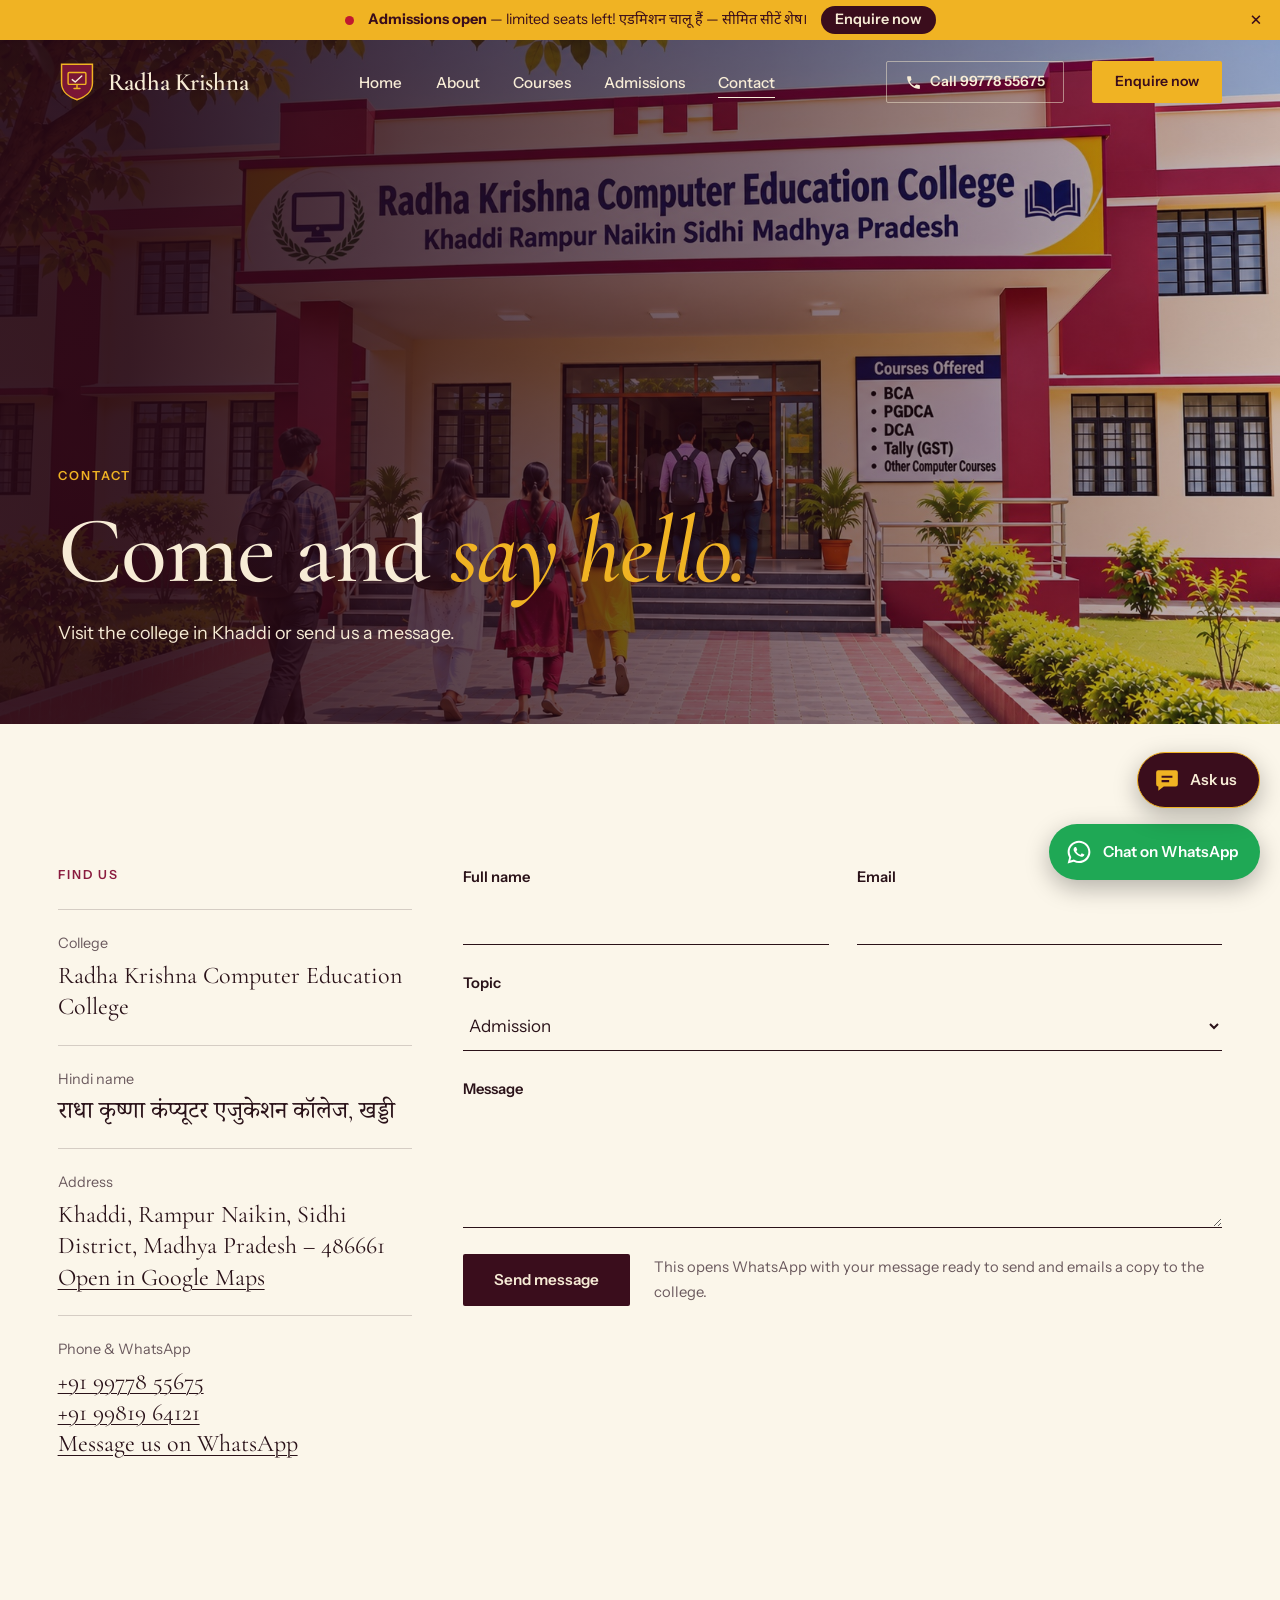
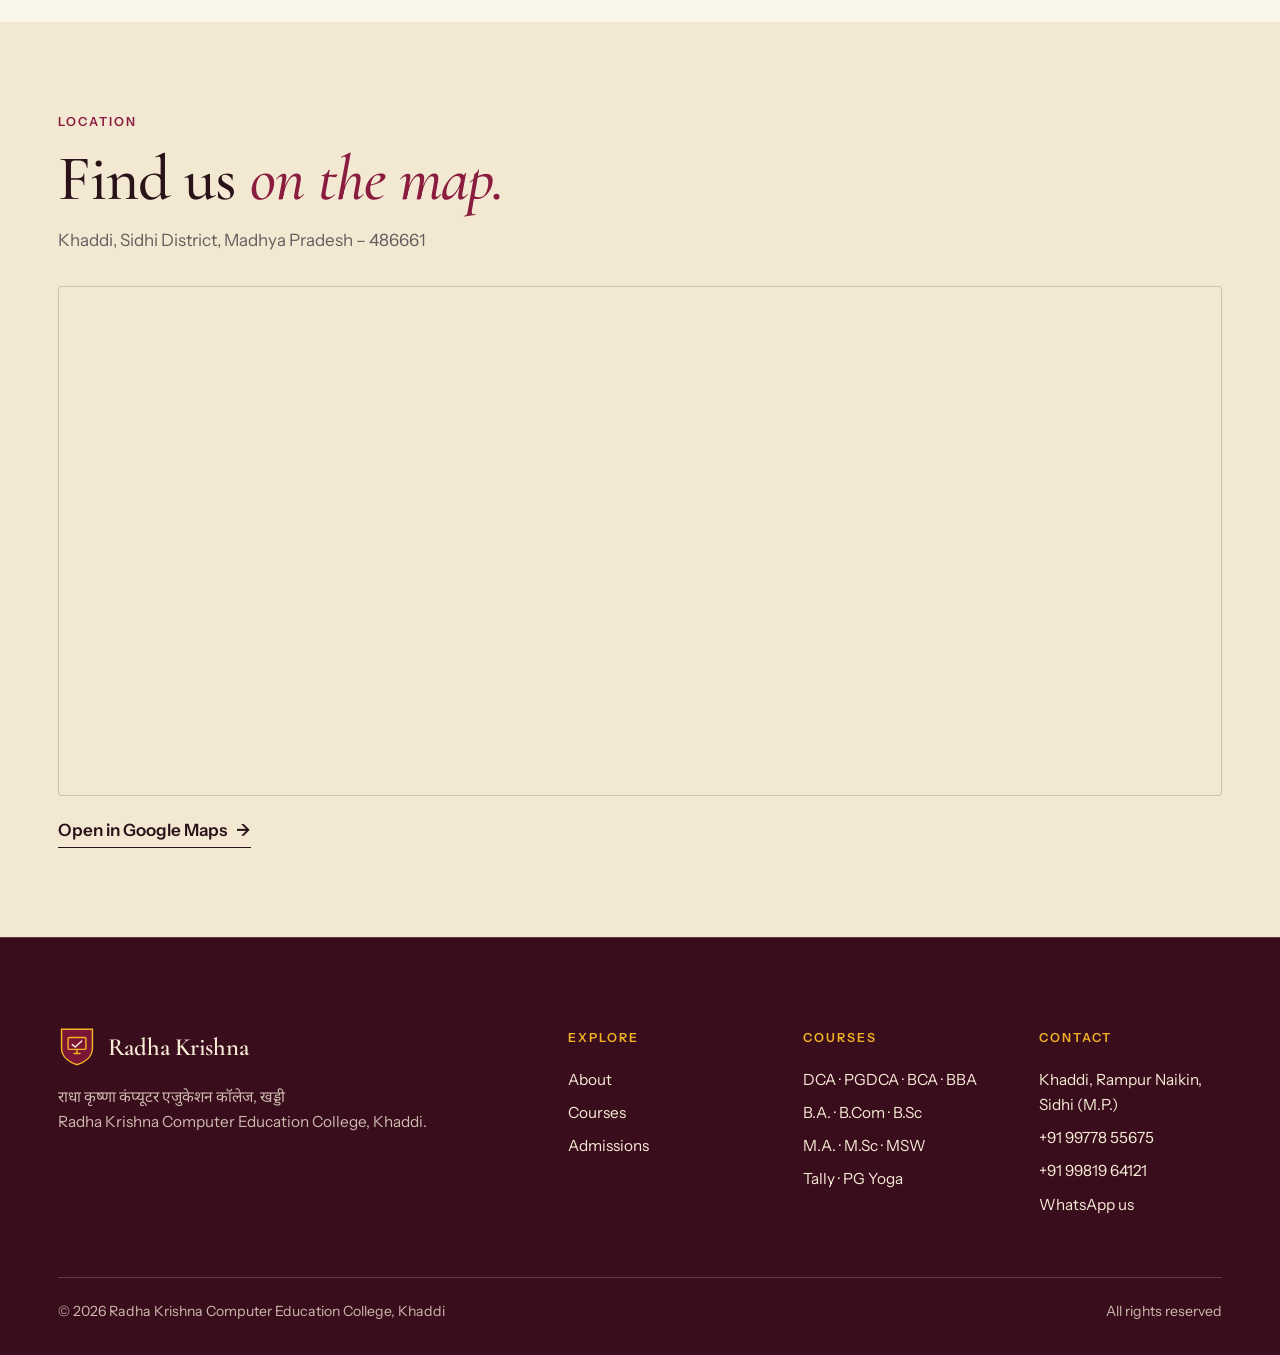
<file: contact.html>
<!doctype html>
<html lang="en">
<head>
<meta charset="utf-8">
<meta name="viewport" content="width=device-width, initial-scale=1">
<title>Contact — Radha Krishna Computer Education College</title>
<meta name="description" content="Visit or contact the college in Khaddi.">
<meta name="theme-color" content="#3a0d1c">
<link rel="icon" href="images/crest.svg" type="image/svg+xml">
<link rel="preconnect" href="https://fonts.googleapis.com">
<link rel="preconnect" href="https://fonts.gstatic.com" crossorigin>
<link href="https://fonts.googleapis.com/css2?family=Cormorant+Garamond:ital,wght@0,500;0,600;1,500&family=Instrument+Sans:wght@400;500;600&family=Noto+Sans+Devanagari:wght@400;500;600&family=Noto+Serif+Devanagari:wght@500;600&display=swap" rel="stylesheet">
<link rel="stylesheet" href="css/style.css?v=5">
<script>document.documentElement.classList.add('js')</script>
</head>
<body class="has-bar">
<div class="announce" role="region" aria-label="Announcement" data-announce><span class="pulse" aria-hidden="true"></span><p><strong>Admissions open</strong> — limited seats left! <span lang="hi" class="hi">एडमिशन चालू हैं — सीमित सीटें शेष।</span></p><a href="admissions.html#enquire">Enquire now</a><button type="button" aria-label="Dismiss announcement">×</button></div>
<a class="skip" href="#main">Skip to content</a>
<header class="site-header" data-header>
  <div class="wrap">
    <a class="brand" href="index.html" aria-label="Radha Krishna Computer Education College, home"><img src="images/crest.svg" alt=""><span>Radha Krishna</span></a>
    <nav class="nav" id="site-nav" aria-label="Main"><ul><li><a href="index.html">Home</a></li><li><a href="about.html">About</a></li><li><a href="courses.html">Courses</a></li><li><a href="admissions.html">Admissions</a></li><li><a href="contact.html" aria-current="page">Contact</a></li></ul></nav>
    <a class="btn btn-line btn-small call-btn" href="tel:+919977855675" aria-label="Call us on +91 99778 55675"><svg viewBox="0 0 24 24" aria-hidden="true"><path fill="currentColor" d="M6.6 10.8a15.1 15.1 0 0 0 6.6 6.6l2.2-2.2a1 1 0 0 1 1-.25 11.4 11.4 0 0 0 3.6.57 1 1 0 0 1 1 1V20a1 1 0 0 1-1 1A17 17 0 0 1 3 4a1 1 0 0 1 1-1h3.5a1 1 0 0 1 1 1c0 1.250.2 2.450.57 3.600a1 1 0 0 1-.25 1z"/></svg><span>Call 99778 55675</span></a>
    <a class="btn btn-solid btn-small" href="admissions.html#enquire">Enquire now</a>
    <button class="menu-toggle" data-menu-toggle aria-expanded="false" aria-controls="site-nav" aria-label="Open menu"><span></span><span></span></button>
  </div>
</header>
<main id="main">
<section class="page-hero">
  <img src="images/college.jpg?v=2" alt="" style="object-position:55% 85%">
  <div class="wrap"><p class="eyebrow">Contact</p><h1 class="h1">Come and <em>say hello.</em></h1><p class="lede">Visit the college in Khaddi or send us a message.</p></div>
</section>
<section class="section">
  <div class="wrap split">
    <div class="side reveal">
      <p class="eyebrow">Find us</p>
      <dl class="info" style="margin-top:24px">
        <div><dt>College</dt><dd>Radha Krishna Computer Education College</dd></div>
        <div><dt>Hindi name</dt><dd lang="hi">राधा कृष्णा कंप्यूटर एजुकेशन कॉलेज, खड्डी</dd></div>
        <div><dt>Address</dt><dd>Khaddi, Rampur Naikin, Sidhi District, Madhya Pradesh – 486661<br><a href="https://maps.app.goo.gl/ALh58YBfQHc5LFyf8" target="_blank" rel="noopener">Open in Google Maps</a></dd></div>
        <div><dt>Phone &amp; WhatsApp</dt><dd><a href="tel:+919977855675">+91 99778 55675</a><br><a href="tel:+919981964121">+91 99819 64121</a><br><a href="https://wa.me/919977855675?text=Hello%2C%20I%20would%20like%20to%20know%20about%20admission%20at%20Radha%20Krishna%20Computer%20Education%20College%2C%20Khaddi." target="_blank" rel="noopener">Message us on WhatsApp</a></dd></div>
      </dl>
    </div>
    <form class="main form reveal" data-enquiry data-wa="919977855675" data-mail="rajgautam656s@gmail.com">
      <div class="field"><label for="name">Full name</label><input id="name" name="name" autocomplete="name" required></div>
      <div class="field"><label for="email">Email</label><input id="email" name="email" type="email" autocomplete="email" required></div>
      <div class="field full"><label for="topic">Topic</label><select id="topic" name="topic"><option>Admission</option><option>Course details</option><option>Fees</option><option>Something else</option></select></div>
      <div class="field full"><label for="msg">Message</label><textarea id="msg" name="message" required></textarea></div>
      <div class="form-foot"><button class="btn btn-ink" type="submit">Send message</button><p data-status aria-live="polite">This opens WhatsApp with your message ready to send and emails a copy to the college.</p></div>
    </form>
  </div>
</section>
<section class="section-tight tint" id="map">
  <div class="wrap">
    <div class="reveal" style="margin-bottom:32px"><p class="eyebrow">Location</p><h2 class="h2" style="margin-top:14px">Find us <em>on the map.</em></h2><p class="muted" style="margin-top:14px">Khaddi, Sidhi District, Madhya Pradesh – 486661</p></div>
    <div class="map reveal"><iframe title="Map showing Radha Krishna Computer Education College, Khaddi, Sidhi District, Madhya Pradesh" src="https://www.google.com/maps?q=24.239087,81.561340&z=16&output=embed" loading="lazy" referrerpolicy="no-referrer-when-downgrade" allowfullscreen></iframe></div>
    <p style="margin-top:20px"><a class="arrow" href="https://maps.app.goo.gl/ALh58YBfQHc5LFyf8" target="_blank" rel="noopener">Open in Google Maps</a></p>
  </div>
</section>
</main>
<footer class="site-footer">
  <div class="wrap">
    <div class="foot-grid">
      <div>
        <a class="brand" href="index.html"><img src="images/crest.svg" alt=""><span>Radha Krishna</span></a>
        <p lang="hi">राधा कृष्णा कंप्यूटर एजुकेशन कॉलेज, खड्डी</p>
        <p>Radha Krishna Computer Education College, Khaddi.</p>
      </div>
      <div><h2>Explore</h2><ul><li><a href="about.html">About</a></li><li><a href="courses.html">Courses</a></li><li><a href="admissions.html">Admissions</a></li></ul></div>
      <div><h2>Courses</h2><ul><li>DCA · PGDCA · BCA · BBA</li><li>B.A. · B.Com · B.Sc</li><li>M.A. · M.Sc · MSW</li><li>Tally · PG Yoga</li></ul></div>
      <div><h2>Contact</h2><ul><li>Khaddi, Rampur Naikin, Sidhi (M.P.)</li><li><a href="tel:+919977855675">+91 99778 55675</a></li><li><a href="tel:+919981964121">+91 99819 64121</a></li><li><a href="https://wa.me/919977855675?text=Hello%2C%20I%20would%20like%20to%20know%20about%20admission%20at%20Radha%20Krishna%20Computer%20Education%20College%2C%20Khaddi." target="_blank" rel="noopener">WhatsApp us</a></li></ul></div>
    </div>
    <div class="foot-base"><span>© 2026 Radha Krishna Computer Education College, Khaddi</span><span>All rights reserved</span></div>
  </div>
</footer>
<a class="wa-float" href="https://wa.me/919977855675?text=Hello%2C%20I%20would%20like%20to%20know%20about%20admission%20at%20Radha%20Krishna%20Computer%20Education%20College%2C%20Khaddi." target="_blank" rel="noopener" aria-label="Chat with us on WhatsApp"><svg viewBox="0 0 32 32" aria-hidden="true"><path fill="currentColor" d="M16 3C8.8 3 3 8.7 3 15.8c0 2.3.6 4.5 1.8 6.4L3 29l7-1.8c1.8 1 3.9 1.500 6 1.500 7.200 0 13-5.700 13-12.800S23.200 3 16 3zm0 23.300c-1.900 0-3.800-.5-5.400-1.500l-.4-.2-4.100 1.100 1.100-4-.3-.4a10.300 10.300 0 0 1-1.600-5.500C5.300 9.900 10.100 5.300 16 5.300s10.700 4.600 10.700 10.500S21.900 26.300 16 26.300zm5.900-7.700c-.3-.2-1.900-.9-2.200-1s-.5-.2-.7.200-.8 1-1 1.200-.4.200-.7.100a8.700 8.700 0 0 1-4.300-3.700c-.3-.6.300-.5.900-1.700.1-.2 0-.4 0-.5l-1-2.300c-.2-.6-.5-.5-.7-.5h-.6c-.2 0-.5.100-.8.400s-1 1-1 2.400 1.100 2.800 1.200 3c.2.200 2.100 3.200 5.100 4.500 1.900.8 2.600.9 3.500.7.600-.1 1.900-.8 2.200-1.500s.3-1.400.2-1.500-.3-.2-.6-.3z"/></svg><span>Chat on WhatsApp</span></a>
<script src="js/main.js?v=5"></script>
<script src="js/chatbot.js?v=2" defer></script>
</body>
</html>
</file>
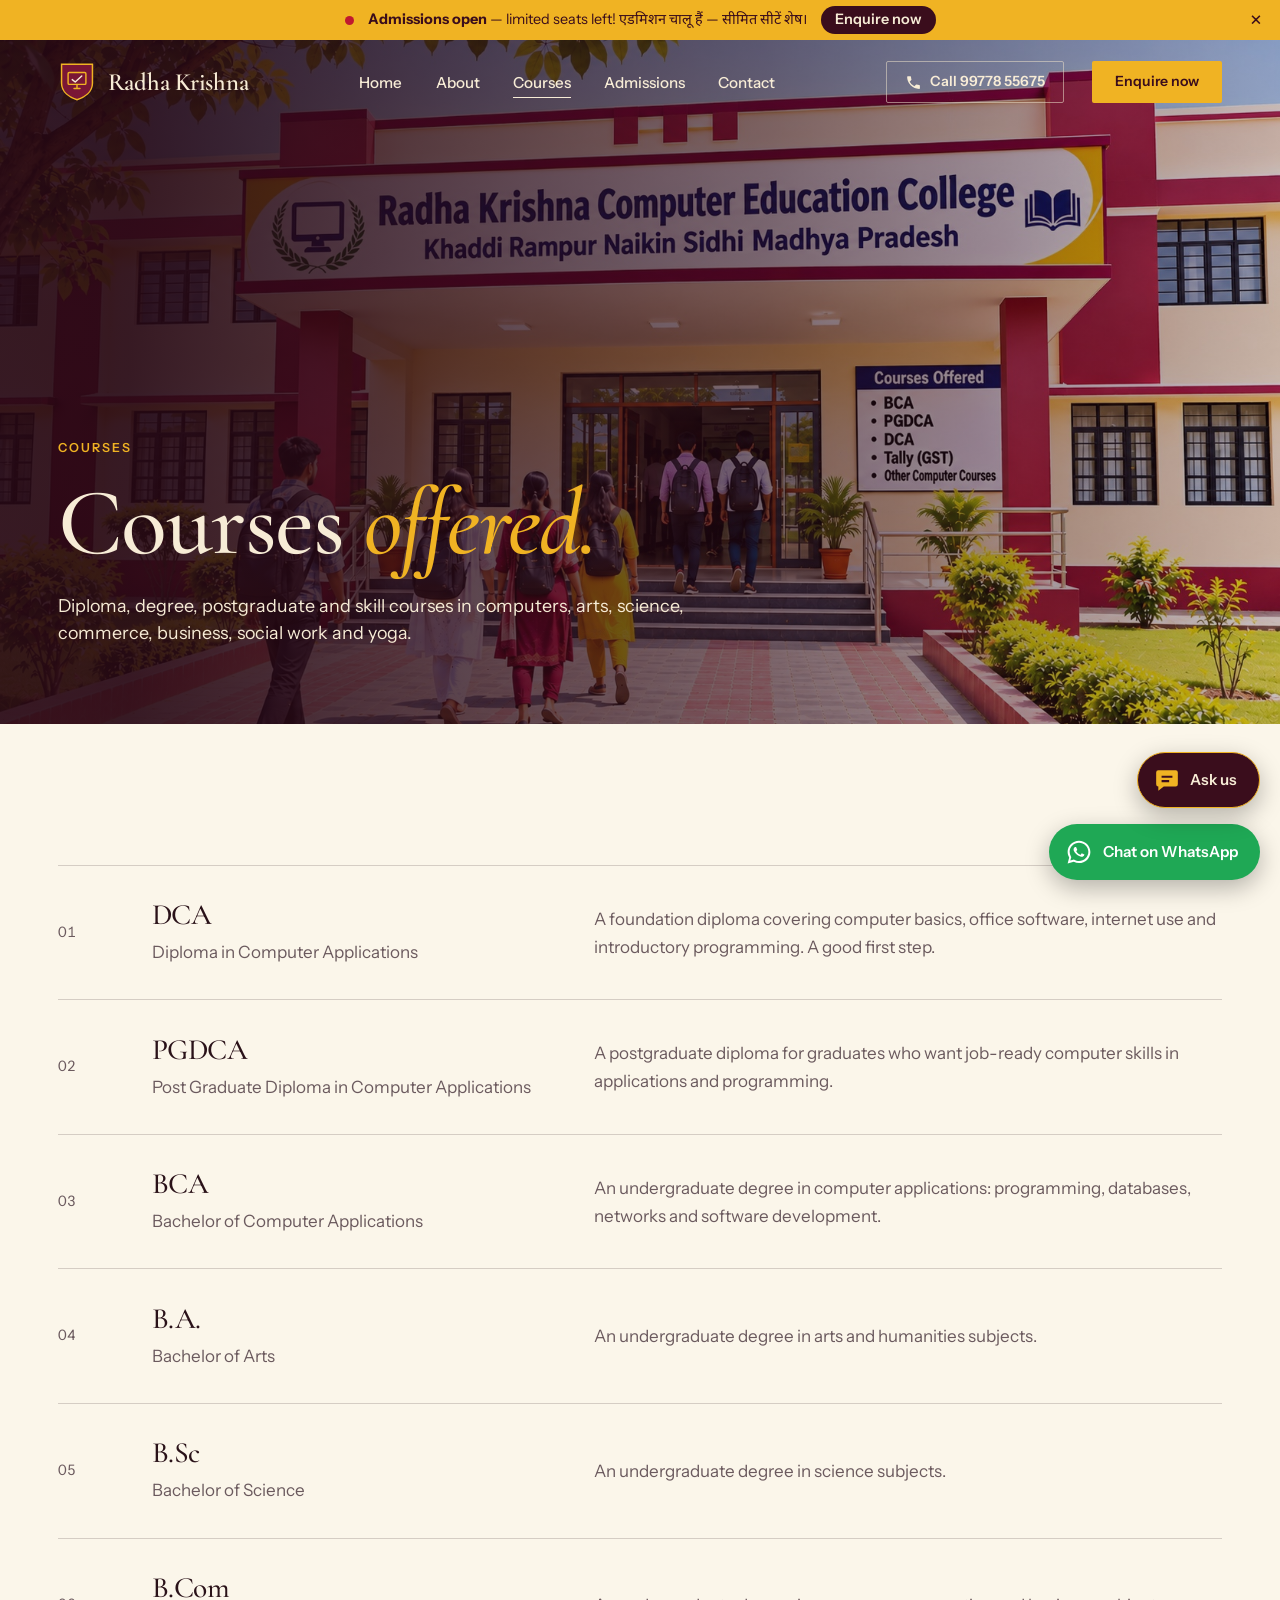
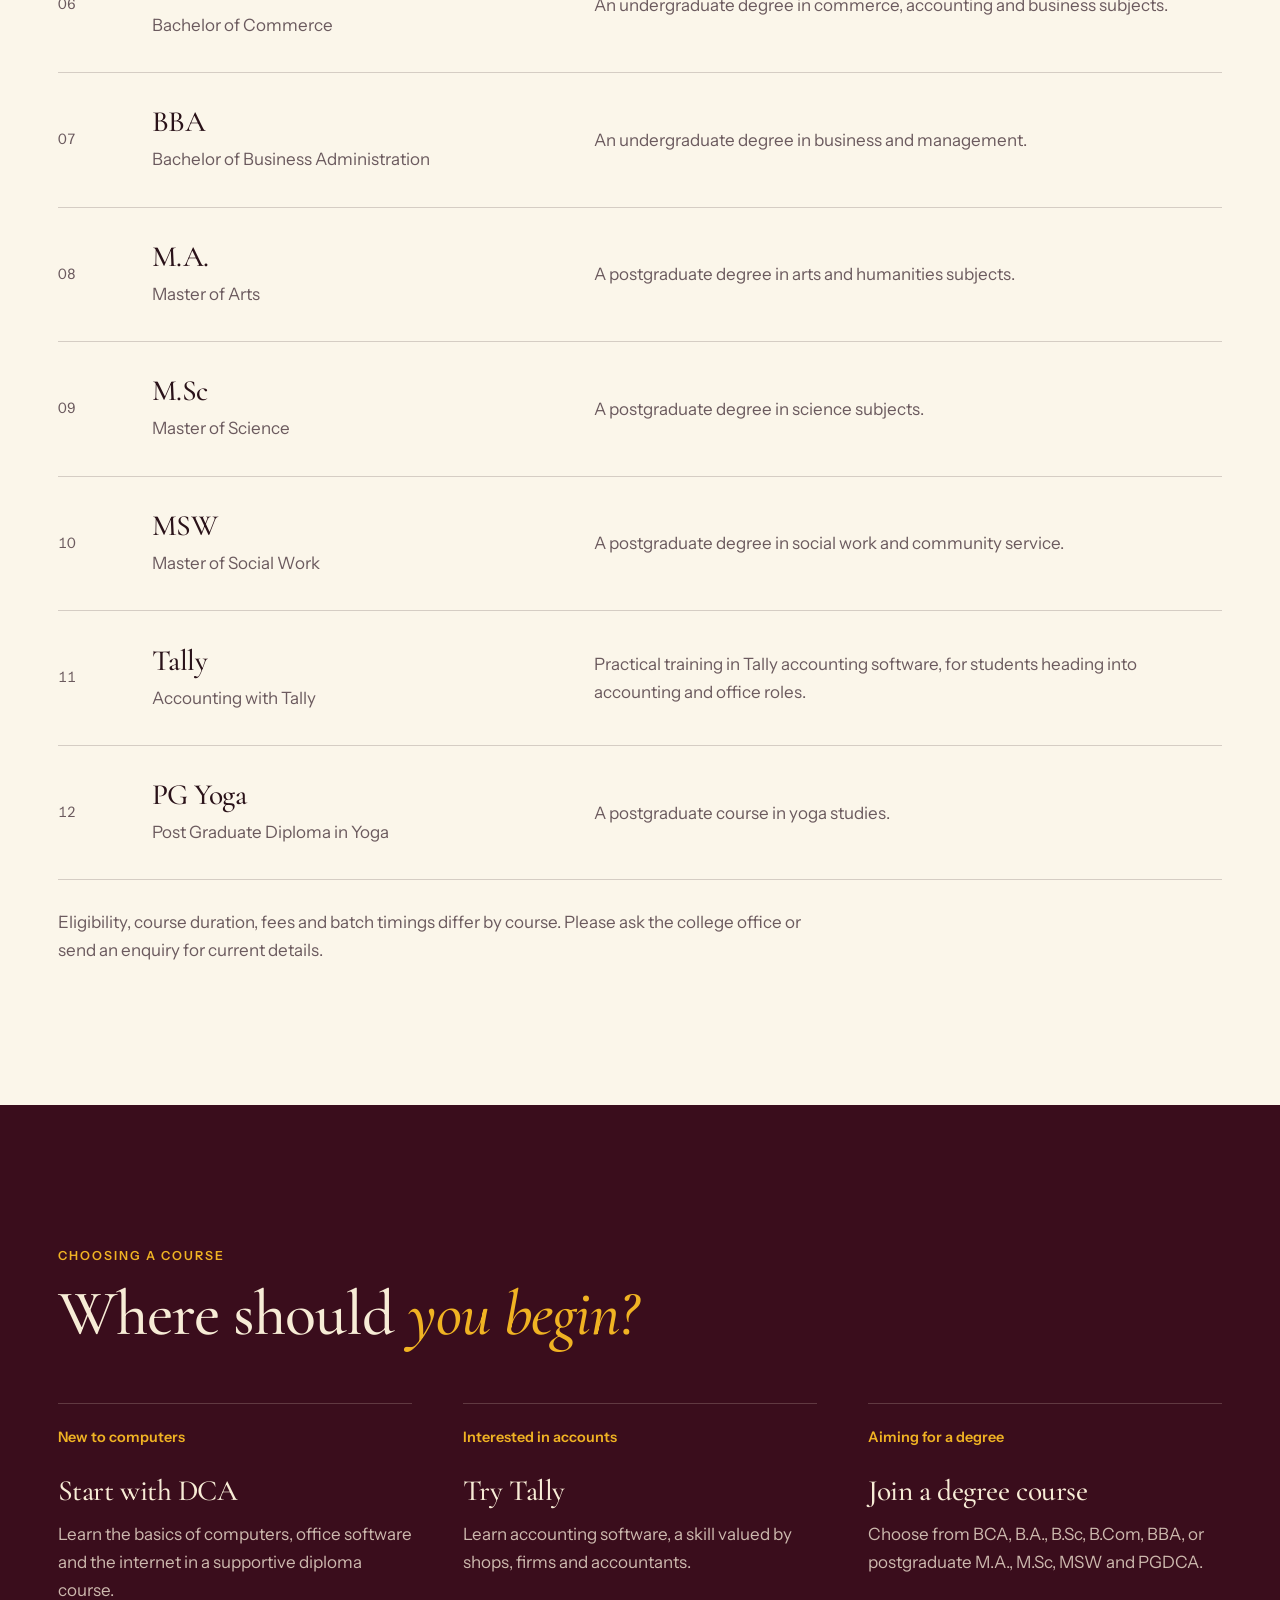
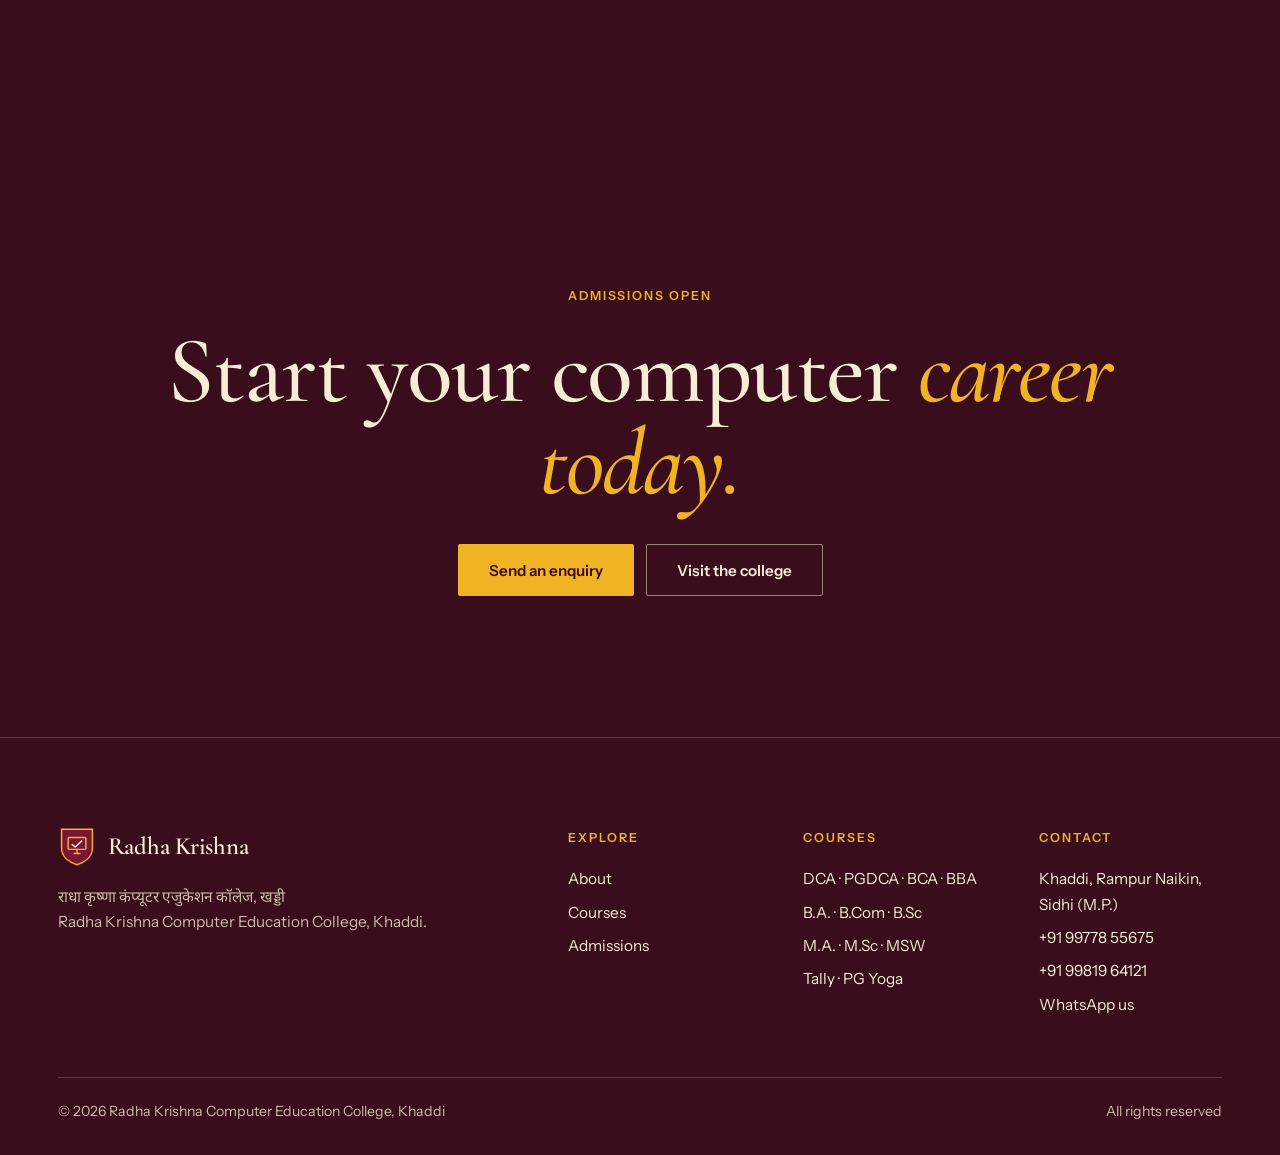
<file: courses.html>
<!doctype html>
<html lang="en">
<head>
<meta charset="utf-8">
<meta name="viewport" content="width=device-width, initial-scale=1">
<title>Courses — Radha Krishna Computer Education College</title>
<meta name="description" content="DCA, PGDCA, BCA, BBA, B.A., B.Com, B.Sc, M.A., M.Sc, MSW, Tally and PG Yoga.">
<meta name="theme-color" content="#3a0d1c">
<link rel="icon" href="images/crest.svg" type="image/svg+xml">
<link rel="preconnect" href="https://fonts.googleapis.com">
<link rel="preconnect" href="https://fonts.gstatic.com" crossorigin>
<link href="https://fonts.googleapis.com/css2?family=Cormorant+Garamond:ital,wght@0,500;0,600;1,500&family=Instrument+Sans:wght@400;500;600&family=Noto+Sans+Devanagari:wght@400;500;600&family=Noto+Serif+Devanagari:wght@500;600&display=swap" rel="stylesheet">
<link rel="stylesheet" href="css/style.css?v=5">
<script>document.documentElement.classList.add('js')</script>
</head>
<body class="has-bar">
<div class="announce" role="region" aria-label="Announcement" data-announce><span class="pulse" aria-hidden="true"></span><p><strong>Admissions open</strong> — limited seats left! <span lang="hi" class="hi">एडमिशन चालू हैं — सीमित सीटें शेष।</span></p><a href="admissions.html#enquire">Enquire now</a><button type="button" aria-label="Dismiss announcement">×</button></div>
<a class="skip" href="#main">Skip to content</a>
<header class="site-header" data-header>
  <div class="wrap">
    <a class="brand" href="index.html" aria-label="Radha Krishna Computer Education College, home"><img src="images/crest.svg" alt=""><span>Radha Krishna</span></a>
    <nav class="nav" id="site-nav" aria-label="Main"><ul><li><a href="index.html">Home</a></li><li><a href="about.html">About</a></li><li><a href="courses.html" aria-current="page">Courses</a></li><li><a href="admissions.html">Admissions</a></li><li><a href="contact.html">Contact</a></li></ul></nav>
    <a class="btn btn-line btn-small call-btn" href="tel:+919977855675" aria-label="Call us on +91 99778 55675"><svg viewBox="0 0 24 24" aria-hidden="true"><path fill="currentColor" d="M6.6 10.8a15.1 15.1 0 0 0 6.6 6.6l2.2-2.2a1 1 0 0 1 1-.25 11.4 11.4 0 0 0 3.6.57 1 1 0 0 1 1 1V20a1 1 0 0 1-1 1A17 17 0 0 1 3 4a1 1 0 0 1 1-1h3.5a1 1 0 0 1 1 1c0 1.250.2 2.450.57 3.600a1 1 0 0 1-.25 1z"/></svg><span>Call 99778 55675</span></a>
    <a class="btn btn-solid btn-small" href="admissions.html#enquire">Enquire now</a>
    <button class="menu-toggle" data-menu-toggle aria-expanded="false" aria-controls="site-nav" aria-label="Open menu"><span></span><span></span></button>
  </div>
</header>
<main id="main">
<section class="page-hero">
  <img src="images/college.jpg?v=2" alt="" style="object-position:72% 60%">
  <div class="wrap"><p class="eyebrow">Courses</p><h1 class="h1">Courses <em>offered.</em></h1><p class="lede">Diploma, degree, postgraduate and skill courses in computers, arts, science, commerce, business, social work and yoga.</p></div>
</section>
<section class="section">
  <div class="wrap">
    <div class="rows reveal"><div class="row-link" style="grid-template-columns:70px minmax(0,4fr) minmax(0,6fr)"><span class="num">01</span><div><h3 class="h3">DCA</h3><p class="muted" style="margin-top:6px">Diploma in Computer Applications</p></div><p class="muted">A foundation diploma covering computer basics, office software, internet use and introductory programming. A good first step.</p></div><div class="row-link" style="grid-template-columns:70px minmax(0,4fr) minmax(0,6fr)"><span class="num">02</span><div><h3 class="h3">PGDCA</h3><p class="muted" style="margin-top:6px">Post Graduate Diploma in Computer Applications</p></div><p class="muted">A postgraduate diploma for graduates who want job-ready computer skills in applications and programming.</p></div><div class="row-link" style="grid-template-columns:70px minmax(0,4fr) minmax(0,6fr)"><span class="num">03</span><div><h3 class="h3">BCA</h3><p class="muted" style="margin-top:6px">Bachelor of Computer Applications</p></div><p class="muted">An undergraduate degree in computer applications: programming, databases, networks and software development.</p></div><div class="row-link" style="grid-template-columns:70px minmax(0,4fr) minmax(0,6fr)"><span class="num">04</span><div><h3 class="h3">B.A.</h3><p class="muted" style="margin-top:6px">Bachelor of Arts</p></div><p class="muted">An undergraduate degree in arts and humanities subjects.</p></div><div class="row-link" style="grid-template-columns:70px minmax(0,4fr) minmax(0,6fr)"><span class="num">05</span><div><h3 class="h3">B.Sc</h3><p class="muted" style="margin-top:6px">Bachelor of Science</p></div><p class="muted">An undergraduate degree in science subjects.</p></div><div class="row-link" style="grid-template-columns:70px minmax(0,4fr) minmax(0,6fr)"><span class="num">06</span><div><h3 class="h3">B.Com</h3><p class="muted" style="margin-top:6px">Bachelor of Commerce</p></div><p class="muted">An undergraduate degree in commerce, accounting and business subjects.</p></div><div class="row-link" style="grid-template-columns:70px minmax(0,4fr) minmax(0,6fr)"><span class="num">07</span><div><h3 class="h3">BBA</h3><p class="muted" style="margin-top:6px">Bachelor of Business Administration</p></div><p class="muted">An undergraduate degree in business and management.</p></div><div class="row-link" style="grid-template-columns:70px minmax(0,4fr) minmax(0,6fr)"><span class="num">08</span><div><h3 class="h3">M.A.</h3><p class="muted" style="margin-top:6px">Master of Arts</p></div><p class="muted">A postgraduate degree in arts and humanities subjects.</p></div><div class="row-link" style="grid-template-columns:70px minmax(0,4fr) minmax(0,6fr)"><span class="num">09</span><div><h3 class="h3">M.Sc</h3><p class="muted" style="margin-top:6px">Master of Science</p></div><p class="muted">A postgraduate degree in science subjects.</p></div><div class="row-link" style="grid-template-columns:70px minmax(0,4fr) minmax(0,6fr)"><span class="num">10</span><div><h3 class="h3">MSW</h3><p class="muted" style="margin-top:6px">Master of Social Work</p></div><p class="muted">A postgraduate degree in social work and community service.</p></div><div class="row-link" style="grid-template-columns:70px minmax(0,4fr) minmax(0,6fr)"><span class="num">11</span><div><h3 class="h3">Tally</h3><p class="muted" style="margin-top:6px">Accounting with Tally</p></div><p class="muted">Practical training in Tally accounting software, for students heading into accounting and office roles.</p></div><div class="row-link" style="grid-template-columns:70px minmax(0,4fr) minmax(0,6fr)"><span class="num">12</span><div><h3 class="h3">PG Yoga</h3><p class="muted" style="margin-top:6px">Post Graduate Diploma in Yoga</p></div><p class="muted">A postgraduate course in yoga studies.</p></div></div>
    <p class="muted" style="margin-top:28px;max-width:44em">Eligibility, course duration, fees and batch timings differ by course. Please ask the college office or send an enquiry for current details.</p>
  </div>
</section>
<section class="section dark">
  <div class="wrap">
    <div class="reveal" style="margin-bottom:56px"><p class="eyebrow">Choosing a course</p><h2 class="h2" style="margin-top:14px">Where should <em>you begin?</em></h2></div>
    <div class="columns reveal">
      <div><span class="num">New to computers</span><h3 class="h3">Start with DCA</h3><p class="muted">Learn the basics of computers, office software and the internet in a supportive diploma course.</p></div>
      <div><span class="num">Interested in accounts</span><h3 class="h3">Try Tally</h3><p class="muted">Learn accounting software, a skill valued by shops, firms and accountants.</p></div>
      <div><span class="num">Aiming for a degree</span><h3 class="h3">Join a degree course</h3><p class="muted">Choose from BCA, B.A., B.Sc, B.Com, BBA, or postgraduate M.A., M.Sc, MSW and PGDCA.</p></div>
    </div>
  </div>
</section>
<section class="section dark closing">
  <div class="wrap reveal">
    <p class="eyebrow">Admissions open</p>
    <h2 class="h1">Start your computer <em>career today.</em></h2>
    <div class="btn-row"><a class="btn btn-solid" href="admissions.html#enquire">Send an enquiry</a><a class="btn btn-line" href="contact.html">Visit the college</a></div>
  </div>
</section>
</main>
<footer class="site-footer">
  <div class="wrap">
    <div class="foot-grid">
      <div>
        <a class="brand" href="index.html"><img src="images/crest.svg" alt=""><span>Radha Krishna</span></a>
        <p lang="hi">राधा कृष्णा कंप्यूटर एजुकेशन कॉलेज, खड्डी</p>
        <p>Radha Krishna Computer Education College, Khaddi.</p>
      </div>
      <div><h2>Explore</h2><ul><li><a href="about.html">About</a></li><li><a href="courses.html">Courses</a></li><li><a href="admissions.html">Admissions</a></li></ul></div>
      <div><h2>Courses</h2><ul><li>DCA · PGDCA · BCA · BBA</li><li>B.A. · B.Com · B.Sc</li><li>M.A. · M.Sc · MSW</li><li>Tally · PG Yoga</li></ul></div>
      <div><h2>Contact</h2><ul><li>Khaddi, Rampur Naikin, Sidhi (M.P.)</li><li><a href="tel:+919977855675">+91 99778 55675</a></li><li><a href="tel:+919981964121">+91 99819 64121</a></li><li><a href="https://wa.me/919977855675?text=Hello%2C%20I%20would%20like%20to%20know%20about%20admission%20at%20Radha%20Krishna%20Computer%20Education%20College%2C%20Khaddi." target="_blank" rel="noopener">WhatsApp us</a></li></ul></div>
    </div>
    <div class="foot-base"><span>© 2026 Radha Krishna Computer Education College, Khaddi</span><span>All rights reserved</span></div>
  </div>
</footer>
<a class="wa-float" href="https://wa.me/919977855675?text=Hello%2C%20I%20would%20like%20to%20know%20about%20admission%20at%20Radha%20Krishna%20Computer%20Education%20College%2C%20Khaddi." target="_blank" rel="noopener" aria-label="Chat with us on WhatsApp"><svg viewBox="0 0 32 32" aria-hidden="true"><path fill="currentColor" d="M16 3C8.8 3 3 8.7 3 15.8c0 2.3.6 4.5 1.8 6.4L3 29l7-1.8c1.8 1 3.9 1.500 6 1.500 7.200 0 13-5.700 13-12.800S23.200 3 16 3zm0 23.300c-1.900 0-3.800-.5-5.400-1.500l-.4-.2-4.100 1.100 1.100-4-.3-.4a10.300 10.300 0 0 1-1.600-5.500C5.300 9.900 10.100 5.300 16 5.300s10.700 4.600 10.700 10.500S21.900 26.300 16 26.300zm5.900-7.700c-.3-.2-1.900-.9-2.200-1s-.5-.2-.7.200-.8 1-1 1.200-.4.200-.7.100a8.700 8.700 0 0 1-4.300-3.700c-.3-.6.300-.5.900-1.700.1-.2 0-.4 0-.5l-1-2.300c-.2-.6-.5-.5-.7-.5h-.6c-.2 0-.5.100-.8.400s-1 1-1 2.400 1.100 2.800 1.200 3c.2.200 2.100 3.200 5.100 4.500 1.900.8 2.600.9 3.500.7.600-.1 1.900-.8 2.200-1.500s.3-1.400.2-1.500-.3-.2-.6-.3z"/></svg><span>Chat on WhatsApp</span></a>
<script src="js/main.js?v=5"></script>
<script src="js/chatbot.js?v=2" defer></script>
</body>
</html>
</file>
<file: css/style.css>
/* Aldermere College — design tokens first; change these to rebrand the site. */
:root {
  --ink: #3a0d1c;
  --ink-2: #4a1226;
  --ink-line: rgba(247, 236, 214, .2);
  --paper: #fbf6ea;
  --paper-2: #f3e9d2;
  --text: #2a1219;
  --muted: #6b5a5e;
  --line: rgba(42, 18, 25, .18);
  --cream: #f7ecd6;
  --cream-muted: #cdb9ae;
  --brass: #f0b323;
  --brass-deep: #8a1c3f;

  --serif: "Cormorant Garamond", "Noto Serif Devanagari", "Iowan Old Style", Georgia, serif;
  --sans: "Instrument Sans", "Noto Sans Devanagari", "Helvetica Neue", Arial, sans-serif;

  --gutter: clamp(20px, 4.5vw, 64px);
  --section: clamp(80px, 11vw, 168px);
  --header: 84px;
  --ease: cubic-bezier(.2, .7, .2, 1);
}

*, *::before, *::after { box-sizing: border-box; }
html { -webkit-text-size-adjust: 100%; scroll-behavior: smooth; scroll-padding-top: 100px; }
body {
  margin: 0;
  background: var(--paper);
  color: var(--text);
  font: 400 1.0625rem/1.65 var(--sans);
  -webkit-font-smoothing: antialiased;
  overflow-x: clip;
}
body.menu-open { overflow: hidden; }
img { display: block; max-width: 100%; height: auto; }
a { color: inherit; }
h1, h2, h3, p, ul, ol, figure, dl, dd { margin: 0; padding: 0; }
ul, ol { list-style: none; }
button, input, select, textarea { font: inherit; color: inherit; }
:focus-visible { outline: 2px solid var(--brass-deep); outline-offset: 3px; }
.dark :focus-visible, .site-header :focus-visible, .site-footer :focus-visible { outline-color: var(--brass); }

.skip {
  position: fixed; left: 16px; top: -60px; z-index: 100;
  background: var(--brass); color: var(--ink); padding: 10px 18px; transition: top .2s;
}
.skip:focus { top: 12px; }

/* Layout */
.wrap { max-width: 1400px; margin-inline: auto; padding-inline: var(--gutter); }
.section { padding-block: var(--section); }
.section-tight { padding-block: clamp(56px, 7vw, 104px); }
.dark { background: var(--ink); color: var(--cream); }
.tint { background: var(--paper-2); }
.split { display: grid; grid-template-columns: repeat(12, minmax(0, 1fr)); gap: clamp(32px, 4vw, 64px); align-items: start; }
.split > .side { grid-column: span 4; }
.split > .main { grid-column: span 8; }
.split.center { align-items: center; }
.split > .half { grid-column: span 6; }
.sticky { position: sticky; top: 120px; }

/* Type */
.eyebrow {
  font-size: .78rem; font-weight: 600; letter-spacing: .16em; text-transform: uppercase;
  color: var(--brass-deep);
}
.dark .eyebrow, .hero .eyebrow, .page-hero .eyebrow { color: var(--brass); }
.display, .h1, .h2, .h3 { font-family: var(--serif); font-weight: 500; letter-spacing: -.015em; }
.display { font-size: clamp(3.5rem, 9.2vw, 8.75rem); line-height: .94; }
.display em, .h1 em, .h2 em { font-style: italic; color: var(--brass); }
.h1 { font-size: clamp(3.25rem, 7.4vw, 6.75rem); line-height: .98; }
.h2 { font-size: clamp(2.5rem, 5vw, 4.5rem); line-height: 1.03; }
.h2 em { color: var(--brass-deep); }
.dark .h2 em { color: var(--brass); }
.h3 { font-size: clamp(1.7rem, 2.3vw, 2.2rem); line-height: 1.12; }
.statement { font-family: var(--serif); font-size: clamp(2rem, 3.9vw, 3.6rem); line-height: 1.14; letter-spacing: -.012em; font-weight: 500; }
.lede { font-size: clamp(1.1rem, 1.4vw, 1.3rem); line-height: 1.55; max-width: 38em; }
.muted { color: var(--muted); }
.dark .muted { color: var(--cream-muted); }
.stack > * + * { margin-top: 1.25rem; }
.stack-lg > * + * { margin-top: 2.25rem; }

/* Buttons and links */
.btn {
  display: inline-flex; align-items: center; justify-content: center; gap: .6em;
  min-height: 52px; padding: 0 30px; border: 1px solid transparent; border-radius: 2px;
  font-size: .95rem; font-weight: 600; text-decoration: none; cursor: pointer;
  transition: background .3s var(--ease), color .3s var(--ease), border-color .3s var(--ease);
}
.btn-solid { background: var(--brass); color: var(--ink); }
.btn-solid:hover { background: var(--cream); }
.btn-line { border-color: rgba(233, 223, 200, .55); color: var(--cream); }
.btn-line:hover { background: var(--cream); color: var(--ink); border-color: var(--cream); }
.btn-ink { background: var(--ink); color: var(--cream); }
.btn-ink:hover { background: var(--brass-deep); }
.btn-small { min-height: 42px; padding: 0 22px; font-size: .88rem; }
.btn-row { display: flex; flex-wrap: wrap; gap: 12px; }
.arrow {
  display: inline-flex; align-items: center; gap: .55em; font-weight: 600; text-decoration: none;
  border-bottom: 1px solid currentColor; padding-bottom: 3px;
}
.arrow::after { content: "→"; transition: transform .3s var(--ease); }
.arrow:hover::after { transform: translateX(5px); }

/* Header */
.site-header {
  position: fixed; inset: 0 0 auto; z-index: 50; height: var(--header);
  color: var(--cream); transition: background .35s, color .35s, height .35s var(--ease), box-shadow .35s;
}
.site-header .wrap { height: 100%; display: flex; align-items: center; gap: 28px; }
.site-header.scrolled { background: var(--paper); color: var(--text); height: 70px; box-shadow: 0 1px 0 var(--line); }
.brand { display: flex; align-items: center; gap: 12px; text-decoration: none; margin-right: auto; position: relative; z-index: 2; }
.brand img { width: 38px; height: 38px; }
.brand span { font-family: var(--serif); font-size: 1.55rem; font-weight: 600; line-height: 1; letter-spacing: -.01em; }
.nav ul { display: flex; gap: clamp(20px, 2.6vw, 38px); }
.nav a { position: relative; text-decoration: none; font-size: .95rem; font-weight: 500; padding: 8px 0; }
.nav a::after {
  content: ""; position: absolute; left: 0; right: 0; bottom: 2px; height: 1px; background: currentColor;
  transform: scaleX(0); transform-origin: left; transition: transform .35s var(--ease);
}
.nav a:hover::after, .nav a[aria-current="page"]::after { transform: scaleX(1); }
.scrolled .btn-solid { background: var(--ink); color: var(--cream); }
.scrolled .btn-solid:hover { background: var(--brass-deep); }
.menu-toggle {
  display: none; position: relative; z-index: 2; width: 46px; height: 46px; padding: 0;
  background: none; border: 0; cursor: pointer;
}
.menu-toggle span { position: absolute; left: 10px; right: 10px; height: 1.5px; background: currentColor; transition: transform .3s var(--ease), top .3s var(--ease); }
.menu-toggle span:first-child { top: 18px; }
.menu-toggle span:last-child { top: 27px; }
.menu-toggle[aria-expanded="true"] span:first-child { top: 22px; transform: rotate(45deg); }
.menu-toggle[aria-expanded="true"] span:last-child { top: 22px; transform: rotate(-45deg); }

/* Hero */
.hero {
  position: relative; display: flex; flex-direction: column; justify-content: center;
  min-height: min(100svh, 1040px); padding: calc(var(--header) + 32px) 0 150px;
  background: var(--ink); color: var(--cream); overflow: hidden; isolation: isolate;
}
.hero-art { position: absolute; inset: 0; z-index: -2; width: 100%; height: 100%; object-fit: cover; object-position: 72% 100%; animation: settle 2.4s var(--ease) both; }
.hero::before {
  content: ""; position: absolute; inset: 0; z-index: -1;
  background: linear-gradient(180deg, rgba(38, 8, 20, .7) 0%, rgba(38, 8, 20, 0) 16%),
              linear-gradient(0deg, rgba(38, 8, 20, .95) 0%, rgba(38, 8, 20, .85) 42%, rgba(38, 8, 20, .3) 66%, rgba(38, 8, 20, 0) 82%);
}
@keyframes settle { from { transform: scale(1.05); } to { transform: none; } }
.hero > .wrap, .page-hero > .wrap { width: 100%; }
.hero { justify-content: flex-end; }
.eyebrow[lang="hi"] { letter-spacing: 0; text-transform: none; font-size: 1.1rem; font-weight: 600; }
.hero h1 em { display: block; }
.hero h1 { max-width: none; margin-block: 14px 20px; font-size: clamp(2.9rem, 6vw, 5.5rem); }
.hero .lede { max-width: 31em; margin-bottom: 36px; }
.hero-note {
  position: absolute; left: 0; right: 0; bottom: 0; border-top: 1px solid var(--ink-line);
  font-size: .95rem;
}
.hero-note .wrap { display: flex; flex-wrap: wrap; justify-content: space-between; gap: 6px 32px; padding-block: 20px; }
.hero-note strong { color: var(--brass); font-weight: 600; }

.page-hero {
  position: relative; display: flex; align-items: flex-end; isolation: isolate; overflow: hidden;
  min-height: min(76svh, 720px); padding: calc(var(--header) + 72px) 0 clamp(48px, 6vw, 88px);
  background: var(--ink); color: var(--cream);
}
.page-hero img { position: absolute; inset: 0; z-index: -2; width: 100%; height: 100%; object-fit: cover; }
.page-hero::before {
  content: ""; position: absolute; inset: 0; z-index: -1;
  background: linear-gradient(90deg, rgba(38, 8, 20, .92) 10%, rgba(38, 8, 20, .6) 60%, rgba(38, 8, 20, .25) 100%);
}
.page-hero h1 { margin-block: 18px 22px; max-width: 12em; }

/* Ledger of figures */
.ledger { display: grid; grid-template-columns: repeat(4, minmax(0, 1fr)); border-top: 1px solid var(--line); }
.dark .ledger { border-color: var(--ink-line); }
.ledger > div { padding: 26px 24px 0 0; }
.ledger > div + div { padding-left: 24px; border-left: 1px solid var(--line); }
.dark .ledger > div + div { border-color: var(--ink-line); }
.ledger dt { font-size: .93rem; color: var(--muted); }
.dark .ledger dt { color: var(--cream-muted); }
.ledger dd { font-family: var(--serif); font-size: clamp(3rem, 5.4vw, 5rem); line-height: 1; margin-bottom: 10px; }
.ledger > div { display: flex; flex-direction: column-reverse; justify-content: flex-end; }

/* School rows */
.rows { border-bottom: 1px solid var(--line); }
.dark .rows { border-color: var(--ink-line); }
.row-link {
  display: grid; grid-template-columns: 70px minmax(0, 5fr) minmax(0, 5fr) 40px; align-items: center; gap: 24px;
  padding: clamp(24px, 2.6vw, 38px) 0; border-top: 1px solid var(--line); text-decoration: none;
  transition: padding .4s var(--ease), color .3s;
}
.dark .row-link { border-color: var(--ink-line); }
.row-link .num { font-size: .9rem; color: var(--muted); font-variant-numeric: tabular-nums; }
.dark .row-link .num, .dark .row-link p { color: var(--cream-muted); }
.row-link .go { font-size: 1.5rem; justify-self: end; transition: transform .4s var(--ease); }
a.row-link:hover { padding-left: 16px; color: var(--brass-deep); }
.dark a.row-link:hover { color: var(--brass); }
a.row-link:hover .go { transform: translateX(6px); }

/* Figures */
.figure img { width: 100%; aspect-ratio: 4 / 3; object-fit: cover; }
.figure.tall img { aspect-ratio: 4 / 5; }
.figure figcaption { margin-top: 12px; font-size: .9rem; color: var(--muted); }
.dark .figure figcaption { color: var(--cream-muted); }

/* Quote */
.quote blockquote { margin: 0; font-family: var(--serif); font-size: clamp(2.25rem, 5vw, 4.75rem); line-height: 1.08; letter-spacing: -.015em; font-weight: 500; max-width: 19em; }
.quote cite { display: block; margin-top: 36px; font-style: normal; color: var(--cream-muted); }
.quote cite strong { display: block; color: var(--cream); font-weight: 600; }

/* Horizontal gallery */
.gallery {
  display: flex; gap: clamp(14px, 1.8vw, 26px); overflow-x: auto; scroll-snap-type: x proximity;
  padding-inline: max(var(--gutter), calc((100vw - 1400px) / 2 + var(--gutter))); padding-bottom: 20px;
  scrollbar-width: thin; scrollbar-color: var(--muted) transparent;
}
.gallery figure { flex: 0 0 clamp(270px, 40vw, 590px); scroll-snap-align: center; }
.gallery figcaption strong { display: block; font-family: var(--serif); font-size: 1.6rem; font-weight: 500; line-height: 1.2; color: var(--text); }

/* Date list */
.dates li {
  display: grid; grid-template-columns: 150px minmax(0, 1fr) auto; gap: 24px; align-items: baseline;
  padding: 24px 0; border-top: 1px solid var(--line);
}
.dates li:last-child { border-bottom: 1px solid var(--line); }
.dark .dates li { border-color: var(--ink-line); }
.dates time { font-family: var(--serif); font-size: 1.6rem; line-height: 1.2; }
.dates .tag { font-size: .9rem; color: var(--muted); }
.dark .dates .tag { color: var(--cream-muted); }

/* Three-up text columns */
.columns { display: grid; grid-template-columns: repeat(3, minmax(0, 1fr)); gap: clamp(32px, 4vw, 64px); }
.columns.four { grid-template-columns: repeat(4, minmax(0, 1fr)); gap: clamp(24px, 3vw, 44px); }
.columns > * { padding-top: 22px; border-top: 1px solid var(--line); }
.dark .columns > * { border-color: var(--ink-line); }
.columns .h3 { margin-bottom: 12px; }
.columns .num { display: block; margin-bottom: 26px; font-size: .9rem; color: var(--brass-deep); font-weight: 600; }
.dark .columns .num { color: var(--brass); }

/* Timeline */
.timeline li {
  display: grid; grid-template-columns: minmax(90px, 2fr) minmax(0, 7fr); gap: clamp(20px, 3vw, 48px);
  padding: 30px 0; border-top: 1px solid var(--line);
}
.dark .timeline li { border-color: var(--ink-line); }
.timeline .when { font-family: var(--serif); font-size: clamp(2rem, 3vw, 2.75rem); line-height: 1; color: var(--brass-deep); }
.dark .timeline .when { color: var(--brass); }
.timeline .h3 { margin-bottom: 8px; }

/* Programme finder */
.finder { display: flex; flex-wrap: wrap; gap: 16px 28px; align-items: center; justify-content: space-between; margin-bottom: 28px; }
.chips { display: flex; flex-wrap: wrap; gap: 8px; }
.chip {
  min-height: 42px; padding: 0 18px; background: none; border: 1px solid var(--line); border-radius: 999px;
  font-size: .92rem; font-weight: 500; cursor: pointer; transition: background .25s, color .25s, border-color .25s;
}
.chip:hover { border-color: var(--text); }
.chip[aria-pressed="true"] { background: var(--ink); color: var(--cream); border-color: var(--ink); }
.search { flex: 1 1 240px; max-width: 340px; }
.search input { width: 100%; min-height: 46px; padding: 0 2px; background: none; border: 0; border-bottom: 1px solid var(--text); border-radius: 0; }
.search input::placeholder { color: var(--muted); }
.programme {
  display: grid; grid-template-columns: minmax(0, 5fr) minmax(0, 4fr) 100px 90px; gap: 20px; align-items: baseline;
  padding: 20px 0; border-top: 1px solid var(--line);
}
.programme .name { font-family: var(--serif); font-size: 1.65rem; line-height: 1.2; font-weight: 500; }
.programme span:not(.name) { font-size: .95rem; color: var(--muted); }
.programme[hidden] { display: none; }
.count { margin-top: 20px; padding-top: 20px; border-top: 1px solid var(--line); font-size: .95rem; color: var(--muted); }

/* Portraits */
.people { display: grid; grid-template-columns: repeat(4, minmax(0, 1fr)); gap: clamp(20px, 2.5vw, 36px); }
.monogram {
  display: grid; place-items: center; aspect-ratio: 4 / 5; margin-bottom: 16px;
  background: var(--ink); color: var(--brass); font: 500 clamp(3rem, 5vw, 4.5rem) var(--serif);
}
.people .h3 { font-size: 1.6rem; }

/* FAQ */
.faq details { border-top: 1px solid var(--line); }
.faq details:last-child { border-bottom: 1px solid var(--line); }
.faq summary {
  display: flex; justify-content: space-between; gap: 24px; align-items: center; padding: 24px 0;
  font-family: var(--serif); font-size: clamp(1.45rem, 2vw, 1.85rem); font-weight: 500; line-height: 1.2; cursor: pointer; list-style: none;
}
.faq summary::-webkit-details-marker { display: none; }
.faq summary::after { content: "+"; font-size: 1.8rem; line-height: 1; color: var(--brass-deep); transition: transform .3s var(--ease); }
.faq details[open] summary::after { transform: rotate(45deg); }
.faq details p { padding-bottom: 26px; max-width: 44em; color: var(--muted); }

/* Form */
.form { display: grid; grid-template-columns: repeat(2, minmax(0, 1fr)); gap: 26px 28px; }
.field { display: grid; gap: 6px; }
.field.full { grid-column: 1 / -1; }
.field label { font-size: .92rem; font-weight: 600; }
.field input, .field select, .field textarea {
  width: 100%; min-height: 50px; padding: 10px 2px; background: none;
  border: 0; border-bottom: 1px solid var(--text); border-radius: 0;
}
.field textarea { min-height: 120px; resize: vertical; }
.form-foot { grid-column: 1 / -1; display: flex; flex-wrap: wrap; align-items: center; gap: 16px 24px; }
.form-foot p { font-size: .92rem; color: var(--muted); flex: 1 1 260px; }

/* Definition blocks on Contact */
.info > div { padding: 22px 0; border-top: 1px solid var(--line); }
.info dt { font-size: .9rem; color: var(--muted); margin-bottom: 4px; }
.info dd { font-family: var(--serif); font-size: 1.5rem; line-height: 1.3; }
.info a { text-underline-offset: 4px; text-decoration-thickness: 1px; }

/* Closing band */
.closing { text-align: center; }
.closing .h1 { max-width: 12em; margin: 18px auto 34px; }
.closing .btn-row { justify-content: center; }

/* Footer */
.site-footer { background: var(--ink); color: var(--cream); border-top: 1px solid var(--ink-line); padding-block: clamp(56px, 7vw, 96px) 32px; font-size: .96rem; }
.foot-grid { display: grid; grid-template-columns: minmax(0, 5fr) repeat(3, minmax(0, 2fr)); gap: 40px clamp(24px, 4vw, 56px); }
.foot-grid .brand { margin-bottom: 18px; }
.foot-grid p { color: var(--cream-muted); max-width: 26em; }
.foot-grid h2 { font-size: .78rem; letter-spacing: .16em; text-transform: uppercase; font-weight: 600; color: var(--brass); margin-bottom: 14px; }
.foot-grid li { padding-block: 4px; }
.foot-grid a:not(.brand) { text-decoration: none; }
.foot-grid a:not(.brand):hover { text-decoration: underline; text-underline-offset: 3px; }
.foot-base { display: flex; flex-wrap: wrap; justify-content: space-between; gap: 8px 24px; margin-top: 56px; padding-top: 22px; border-top: 1px solid var(--ink-line); font-size: .88rem; color: var(--cream-muted); }

/* Reveal on scroll: only hides content when JS is running. */
.js .reveal { opacity: 0; transform: translateY(26px); transition: opacity .9s var(--ease), transform .9s var(--ease); }
.js .reveal.in { opacity: 1; transform: none; }

@media (max-width: 1020px) {
  .menu-toggle { display: block; }
  .nav {
    position: fixed; inset: 0; z-index: 1; display: flex; align-items: center;
    padding: 100px var(--gutter) 40px; background: var(--ink); color: var(--cream);
    visibility: hidden; opacity: 0; transition: opacity .3s, visibility .3s;
  }
  .nav.open { visibility: visible; opacity: 1; }
  .nav ul { flex-direction: column; gap: 6px; }
  .nav a { font-family: var(--serif); font-size: clamp(2.4rem, 9vw, 3.4rem); line-height: 1.15; font-weight: 500; }
  body.menu-open .site-header { color: var(--cream); background: transparent; box-shadow: none; }
  .split > .side, .split > .main, .split > .half { grid-column: 1 / -1; }
  .sticky { position: static; }
  .columns.four, .people { grid-template-columns: repeat(2, minmax(0, 1fr)); }
  .foot-grid { grid-template-columns: repeat(3, minmax(0, 1fr)); }
  .foot-grid > :first-child { grid-column: 1 / -1; }
  .programme { grid-template-columns: minmax(0, 1fr) auto; }
  .programme .school { grid-column: 1; grid-row: 2; }
  .programme .years { grid-column: 2; grid-row: 2; justify-self: end; }
  .programme .award { justify-self: end; }
}

@media (max-width: 720px) {
  :root { --header: 72px; }
  body { font-size: 1rem; }
  .hero { padding-bottom: 190px; justify-content: flex-start; padding-top: calc(var(--header) + 44px); }
  .hero-art { object-position: 70% 100%; }
  .hero::before { background: linear-gradient(180deg, rgba(38, 8, 20, .82) 0%, rgba(38, 8, 20, .55) 58%, rgba(38, 8, 20, .15) 80%, rgba(38, 8, 20, .75) 100%); }
  .ledger { grid-template-columns: repeat(2, minmax(0, 1fr)); }
  .ledger > div:nth-child(3) { padding-left: 0; border-left: 0; }
  .ledger > div:nth-child(n+3) { margin-top: 26px; border-top: 1px solid var(--line); }
  .dark .ledger > div:nth-child(n+3) { border-top-color: var(--ink-line); }
  .row-link { grid-template-columns: 34px minmax(0, 1fr) 28px; gap: 6px 12px; }
  .row-link p { grid-column: 2 / -1; grid-row: 2; }
  .columns, .columns.four { grid-template-columns: minmax(0, 1fr); }
  .dates li { grid-template-columns: minmax(0, 1fr); gap: 4px; }
  .timeline li { grid-template-columns: minmax(0, 1fr); gap: 8px; }
  .form { grid-template-columns: minmax(0, 1fr); }
  .foot-grid { grid-template-columns: repeat(2, minmax(0, 1fr)); }
  .btn-row .btn { flex: 1 1 200px; }
  .search { max-width: none; flex-basis: 100%; }
}

@media (prefers-reduced-motion: reduce) {
  html { scroll-behavior: auto; }
  *, *::before, *::after { animation: none !important; transition: none !important; }
  .js .reveal { opacity: 1; transform: none; }
}

/* WhatsApp floating button */
.wa-float {
  position: fixed; right: 20px; bottom: 20px; z-index: 60; display: inline-flex; align-items: center; gap: 10px;
  height: 56px; padding: 0 22px 0 16px; border-radius: 999px; background: #1fa855; color: #fff;
  font-size: .95rem; font-weight: 600; text-decoration: none; box-shadow: 0 8px 24px rgba(0, 0, 0, .28);
  transition: transform .3s var(--ease), background .3s;
}
.wa-float:hover { background: #178a45; transform: translateY(-2px); }
.wa-float svg { width: 28px; height: 28px; flex: none; }
@media (max-width: 720px) {
  .wa-float { right: 14px; bottom: 14px; width: 56px; padding: 0; justify-content: center; }
  .wa-float span { position: absolute; left: -9999px; }
}

/* Chat assistant */
.cb { position: fixed; right: 20px; bottom: 92px; z-index: 61; display: flex; flex-direction: column; align-items: flex-end; gap: 12px; }
.cb-launcher {
  display: inline-flex; align-items: center; gap: 10px; height: 56px; padding: 0 22px 0 16px; border: 1px solid var(--brass);
  border-radius: 999px; background: var(--ink); color: var(--cream); font-size: .95rem; font-weight: 600; cursor: pointer;
  box-shadow: 0 8px 24px rgba(0, 0, 0, .28); transition: transform .3s var(--ease), background .3s;
}
.cb-launcher:hover { background: var(--ink-2); transform: translateY(-2px); }
.cb-launcher svg { width: 26px; height: 26px; color: var(--brass); flex: none; }
.cb-panel {
  display: flex; flex-direction: column; width: min(380px, calc(100vw - 28px)); height: min(560px, calc(100svh - 190px));
  background: var(--paper); color: var(--text); border: 1px solid var(--line); border-radius: 14px; overflow: hidden;
  box-shadow: 0 24px 60px rgba(0, 0, 0, .35);
}
.cb-panel[hidden] { display: none; }
.cb-head { display: flex; justify-content: space-between; align-items: center; gap: 12px; padding: 16px 18px; background: var(--ink); color: var(--cream); }
.cb-title strong { display: block; font-family: var(--serif); font-size: 1.35rem; font-weight: 600; line-height: 1.1; }
.cb-title span { font-size: .8rem; color: var(--cream-muted); }
.cb-close { width: 40px; height: 40px; background: none; border: 0; color: var(--cream); font-size: 1.8rem; line-height: 1; cursor: pointer; }
.cb-log { flex: 1; overflow-y: auto; padding: 18px; display: flex; flex-direction: column; gap: 12px; background: var(--paper-2); }
.cb-msg { max-width: 86%; padding: 11px 14px; border-radius: 12px; font-size: .95rem; line-height: 1.5; }
.cb-bot { align-self: flex-start; background: var(--paper); border: 1px solid var(--line); border-bottom-left-radius: 3px; }
.cb-user { align-self: flex-end; background: var(--ink); color: var(--cream); border-bottom-right-radius: 3px; }
.cb-links { display: flex; flex-wrap: wrap; gap: 8px; margin-top: 10px; }
.cb-link { display: inline-block; padding: 8px 14px; border-radius: 999px; background: var(--brass); color: var(--ink); font-size: .85rem; font-weight: 600; text-decoration: none; }
.cb-link:hover { background: var(--cream); }
.cb-typing { display: flex; gap: 5px; padding: 14px 16px; }
.cb-typing span { width: 7px; height: 7px; border-radius: 50%; background: var(--muted); animation: cbDot 1s infinite ease-in-out; }
.cb-typing span:nth-child(2) { animation-delay: .15s; }
.cb-typing span:nth-child(3) { animation-delay: .3s; }
@keyframes cbDot { 0%, 80%, 100% { opacity: .25; } 40% { opacity: 1; } }
.cb-chips { display: flex; flex-wrap: wrap; gap: 8px; padding: 12px 14px 0; background: var(--paper); }
.cb-chips:empty { display: none; }
.cb-chip { min-height: 38px; padding: 0 14px; background: none; border: 1px solid var(--brass-deep); border-radius: 999px; color: var(--brass-deep); font-size: .86rem; font-weight: 600; cursor: pointer; }
.cb-chip:hover { background: var(--brass-deep); color: var(--cream); }
.cb-form { display: flex; gap: 8px; padding: 12px 14px 14px; background: var(--paper); }
.cb-form input { flex: 1; min-width: 0; min-height: 46px; padding: 0 14px; background: #fff; border: 1px solid var(--line); border-radius: 999px; font-size: 1rem; }
.cb-form button { min-height: 46px; padding: 0 20px; background: var(--ink); color: var(--cream); border: 0; border-radius: 999px; font-weight: 600; cursor: pointer; }
.cb-form button:hover { background: var(--brass-deep); }
@media (max-width: 720px) {
  .cb { right: 14px; bottom: 82px; }
  .cb-launcher { width: 56px; padding: 0; justify-content: center; }
  .cb-launcher span { position: absolute; left: -9999px; }
  .cb.open { left: 14px; }
  .cb.open .cb-launcher { display: none; }
  .cb-panel { width: 100%; height: min(560px, calc(100svh - 110px)); }
}
@media (prefers-reduced-motion: reduce) { .cb-typing span { animation: none; opacity: .6; } }

/* ---------- Small motions ---------- */
/* Hero text rises in, one line after another */
.hero > .wrap > *, .page-hero > .wrap > * { animation: rise .9s var(--ease) both; }
.hero > .wrap > :nth-child(2), .page-hero > .wrap > :nth-child(2) { animation-delay: .12s; }
.hero > .wrap > :nth-child(3), .page-hero > .wrap > :nth-child(3) { animation-delay: .24s; }
.hero > .wrap > :nth-child(4) { animation-delay: .36s; }
.hero-note { animation: fade 1.2s .6s var(--ease) both; }
@keyframes rise { from { opacity: 0; transform: translateY(22px); } to { opacity: 1; transform: none; } }
@keyframes fade { from { opacity: 0; } to { opacity: 1; } }

/* Staggered list entrance (class added by JS, removed after the entrance) */
.js .reveal .st { opacity: 0; transform: translateY(18px); transition: opacity .8s var(--ease) calc(var(--i) * 90ms), transform .8s var(--ease) calc(var(--i) * 90ms); }
.js .reveal.in .st { opacity: 1; transform: none; }

/* Scroll progress line */
.progress { position: fixed; top: 0; left: 0; right: 0; z-index: 70; height: 3px; background: var(--brass); transform: scaleX(0); transform-origin: left; pointer-events: none; }

/* Buttons and chips */
.btn { transition: background .3s var(--ease), color .3s var(--ease), border-color .3s var(--ease), transform .3s var(--ease), box-shadow .3s var(--ease); }
.btn:hover { transform: translateY(-2px); box-shadow: 0 10px 22px rgba(38, 8, 20, .22); }
.btn:active { transform: translateY(0); box-shadow: none; }
.chip, .cb-chip, .cb-link { transition: background .25s, color .25s, border-color .25s, transform .25s var(--ease); }
.chip:hover, .cb-chip:hover, .cb-link:hover { transform: translateY(-2px); }

/* Logo */
.brand img { transition: transform .5s var(--ease); }
.brand:hover img { transform: rotate(-8deg) scale(1.08); }

/* Images: gentle zoom inside a frame */
.frame { overflow: hidden; }
.frame img { transition: transform 1.4s var(--ease); }
.figure:hover .frame img { transform: scale(1.05); }

/* Course rows and columns: soft lift */
.columns > * { transition: transform .4s var(--ease); }
.columns > :hover { transform: translateY(-4px); }

/* FAQ answer eases open */
.faq details[open] p { animation: rise .45s var(--ease) both; }

/* Form fields: line brightens on focus */
.field input, .field select, .field textarea { transition: border-color .3s, box-shadow .3s; }
.field input:focus, .field select:focus, .field textarea:focus { outline: none; border-bottom-color: var(--brass-deep); box-shadow: 0 2px 0 var(--brass-deep); }

/* WhatsApp: soft pulse ring a few times, then rest */
.wa-float { overflow: visible; }
.wa-float::after { content: ""; position: absolute; inset: 0; border-radius: inherit; border: 2px solid #1fa855; opacity: 0; animation: ring 2.6s 2.5s 3 ease-out; pointer-events: none; }
@keyframes ring { 0% { transform: scale(1); opacity: .7; } 100% { transform: scale(1.35); opacity: 0; } }

/* Chat: panel and messages ease in, launcher nods once */
.cb-panel:not([hidden]) { transform-origin: bottom right; animation: cbIn .28s var(--ease) both; }
@keyframes cbIn { from { opacity: 0; transform: translateY(14px) scale(.96); } to { opacity: 1; transform: none; } }
.cb-msg { animation: cbMsg .35s var(--ease) both; }
.cb-user { transform-origin: right bottom; }
@keyframes cbMsg { from { opacity: 0; transform: translateY(8px); } to { opacity: 1; transform: none; } }
.cb-launcher { animation: nod 1.2s 4s 1 var(--ease); }
@keyframes nod { 0%, 100% { transform: none; } 30% { transform: translateY(-6px); } 60% { transform: translateY(0); } 80% { transform: translateY(-2px); } }

/* Director's message */
.director-fig img { border-radius: 4px; }
.director-fig figcaption { font-size: .95rem; }
.director-msg p { max-width: 38em; }
.director-msg .hi-msg { border-left: 3px solid var(--brass); padding-left: 18px; color: var(--text); font-size: 1rem; line-height: 1.85; }
.sign { font-family: var(--serif); font-size: 1.25rem; line-height: 1.4; }
.sign span { font-family: var(--sans); font-size: .9rem; color: var(--muted); }
blockquote.statement { margin: 0; }

/* Chatbot language toggle */
.cb-head .cb-title { margin-right: auto; }
.cb-lang { min-width: 44px; height: 32px; padding: 0 10px; background: transparent; border: 1px solid var(--ink-line); border-radius: 16px; color: var(--cream); font-size: .85rem; font-weight: 600; cursor: pointer; }
.cb-lang:hover { background: rgba(247, 236, 214, .12); }

/* Director portrait on a site-themed backdrop */
.portrait {
  position: relative; overflow: hidden; border-radius: 4px; aspect-ratio: 4 / 5;
  display: flex; align-items: flex-end; justify-content: center;
  background:
    radial-gradient(ellipse 70% 55% at 50% 38%, rgba(240, 179, 35, .38), transparent 70%),
    linear-gradient(160deg, var(--ink-2) 0%, var(--ink) 55%, #240812 100%);
}
.portrait::before, .portrait::after { content: ""; position: absolute; border: 1px solid rgba(240, 179, 35, .45); border-radius: 50%; pointer-events: none; }
.portrait::before { width: 120%; aspect-ratio: 1; left: -10%; top: 6%; }
.portrait::after { width: 80%; aspect-ratio: 1; left: 10%; top: 16%; border-color: rgba(247, 236, 214, .18); }
.figure .portrait img { position: relative; z-index: 1; width: 92%; height: auto; max-height: 100%; aspect-ratio: auto; object-fit: contain; object-position: bottom; }
.portrait.photo { aspect-ratio: 1 / 1; background: var(--ink); }
.portrait.photo::before, .portrait.photo::after { display: none; }
.figure .portrait.photo img { width: 100%; height: 100%; object-fit: cover; object-position: 50% 30%; }

/* Google Map embed */
.map { position: relative; aspect-ratio: 16 / 7; min-height: 320px; border: 1px solid var(--line); border-radius: 4px; overflow: hidden; background: var(--paper-2); }
.map iframe { position: absolute; inset: 0; width: 100%; height: 100%; border: 0; }
@media (max-width: 700px) { .map { aspect-ratio: 4 / 5; } }

/* Announcement bar */
:root { --bar: 0px; }
body.has-bar { --bar: 40px; padding-top: var(--bar); }
.announce {
  position: fixed; inset: 0 0 auto; z-index: 60; height: 40px; display: flex; align-items: center; justify-content: center; gap: 14px;
  padding-inline: 44px; background: var(--brass); color: var(--ink); font-size: .9rem; line-height: 1.2;
}
.announce p { margin: 0; white-space: nowrap; overflow: hidden; text-overflow: ellipsis; }
.announce a { flex: none; font-weight: 600; padding: 5px 14px; background: var(--ink); color: var(--cream); border-radius: 999px; text-decoration: none; }
.announce a:hover { background: var(--brass-deep); }
.announce button { position: absolute; right: 8px; top: 50%; translate: 0 -50%; width: 32px; height: 32px; background: none; border: 0; font-size: 1.4rem; line-height: 1; color: var(--ink); cursor: pointer; }
.announce .pulse { flex: none; width: 9px; height: 9px; border-radius: 50%; background: #c0182f; animation: bar-pulse 1.6s ease-out infinite; }
@keyframes bar-pulse { 0% { box-shadow: 0 0 0 0 rgba(192, 24, 47, .6); } 100% { box-shadow: 0 0 0 10px rgba(192, 24, 47, 0); } }
@media (prefers-reduced-motion: reduce) { .announce .pulse { animation: none; } }
body.has-bar .site-header { top: var(--bar); }
@media (max-width: 700px) { .announce .hi { display: none; } .announce { padding-inline: 36px 40px; gap: 10px; font-size: .82rem; } }

/* Header call button */
.call-btn { gap: 8px; margin-left: auto; padding: 0 18px; }
.call-btn + .btn { margin-left: 0; }
.call-btn svg { width: 17px; height: 17px; flex: none; }
.scrolled .call-btn { color: var(--ink); border-color: var(--line); }
.scrolled .call-btn:hover { background: var(--ink); color: var(--cream); border-color: var(--ink); }
@media (max-width: 900px) { .call-btn span { display: none; } .call-btn { width: 42px; padding: 0; justify-content: center; } }
@media (max-width: 720px) { .site-header .wrap > .btn-solid { display: none; } }
</file>
